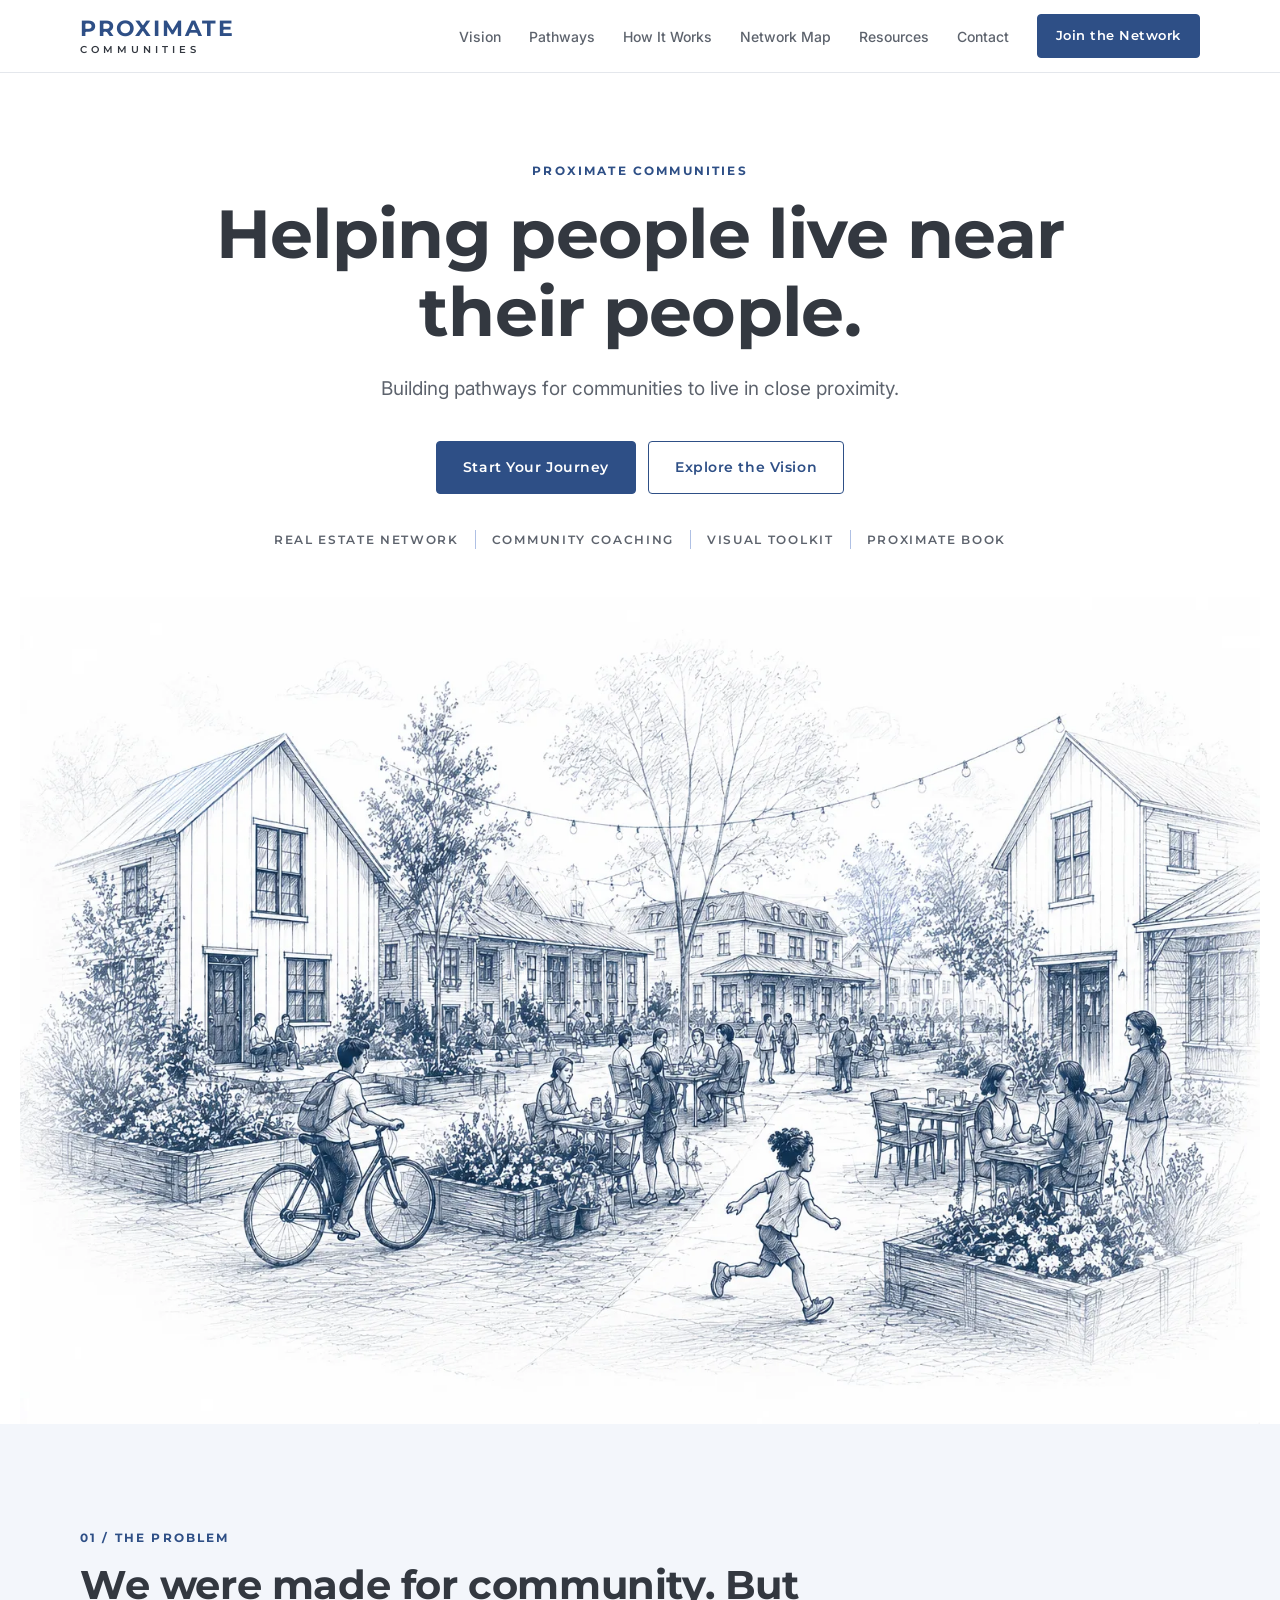
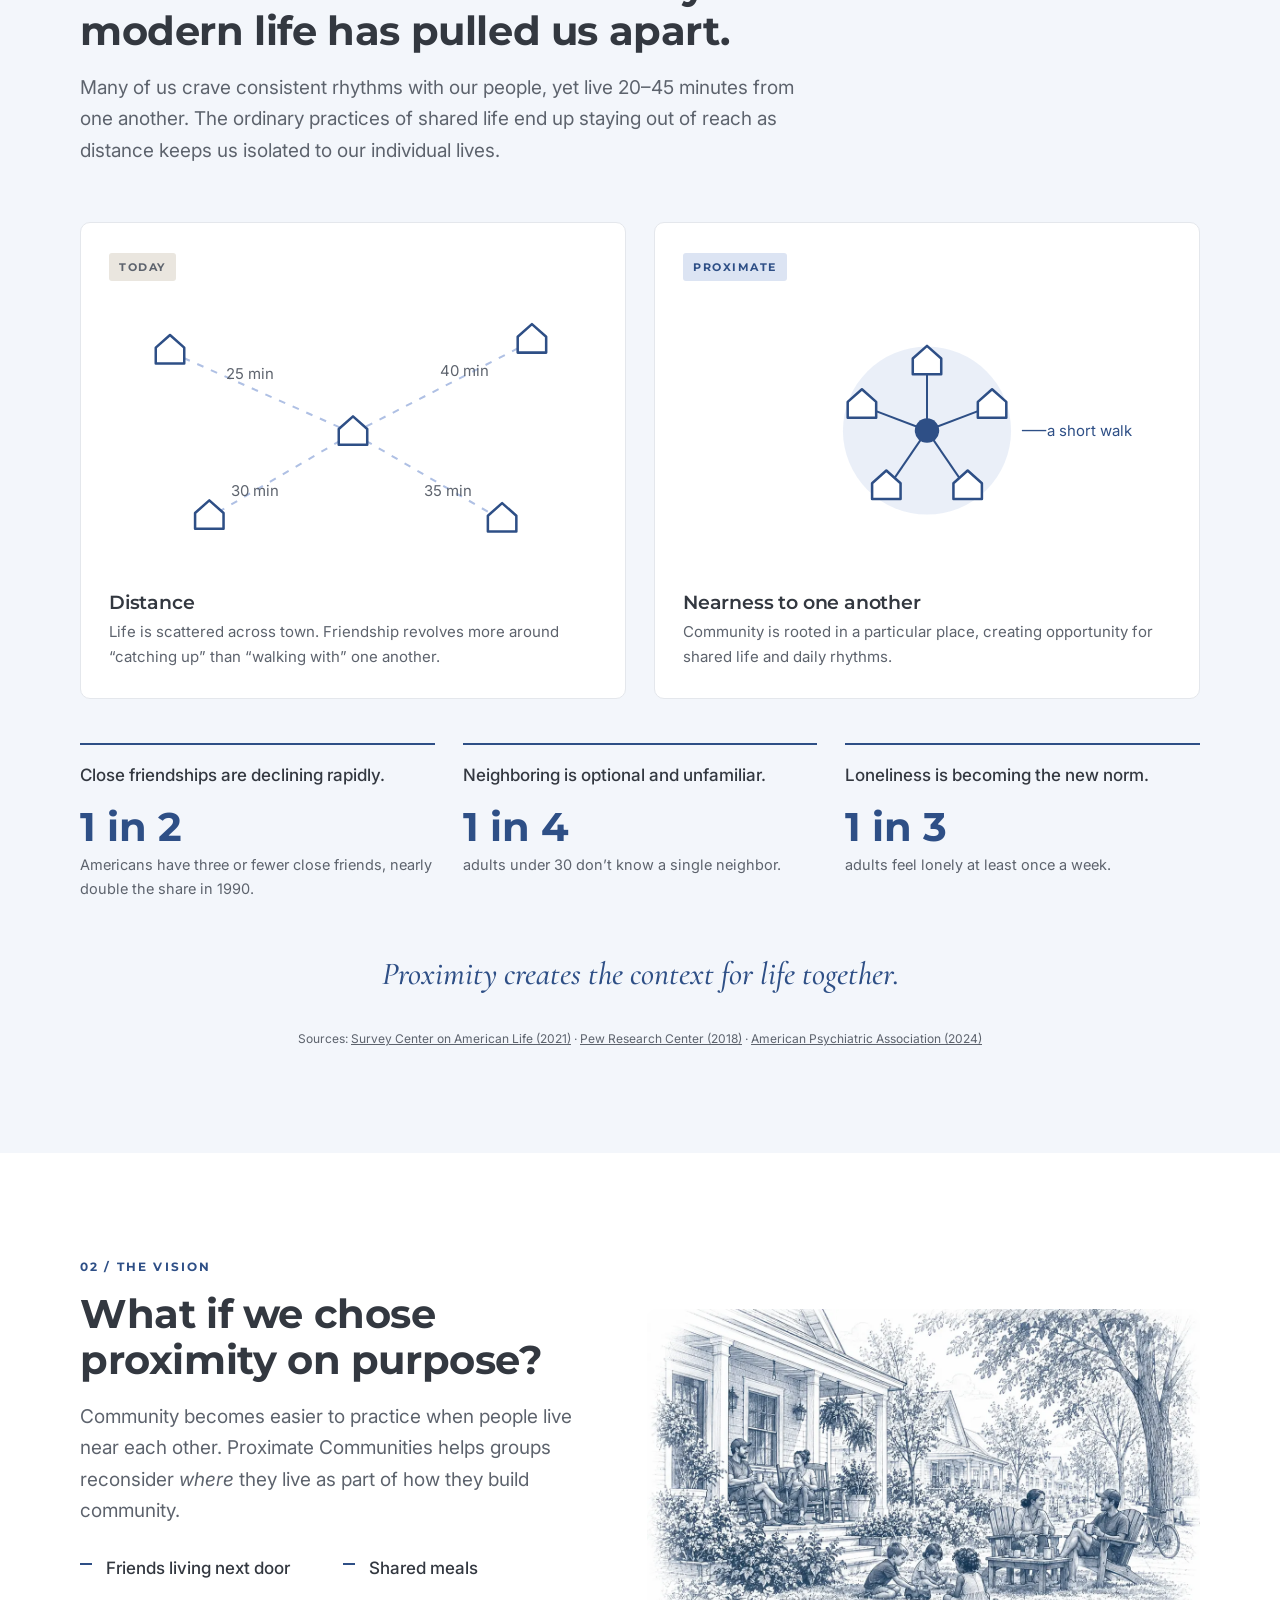
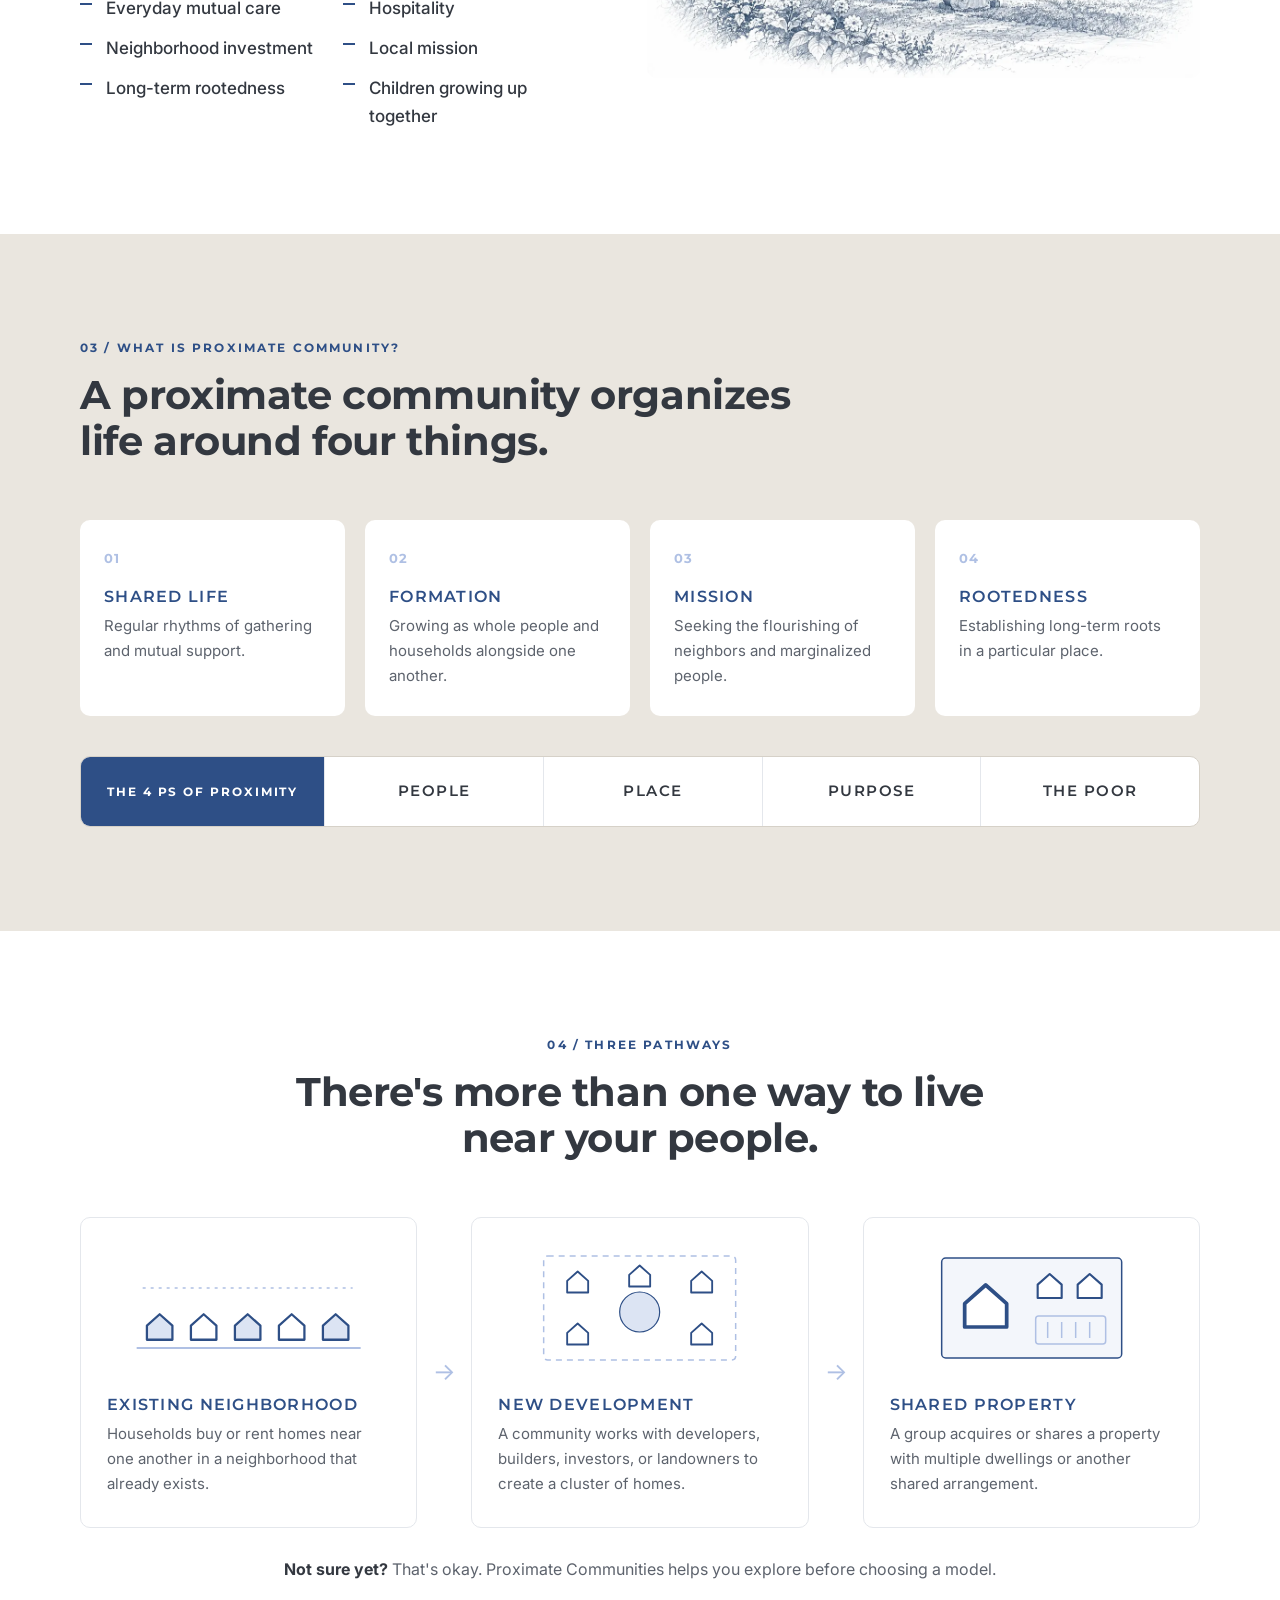
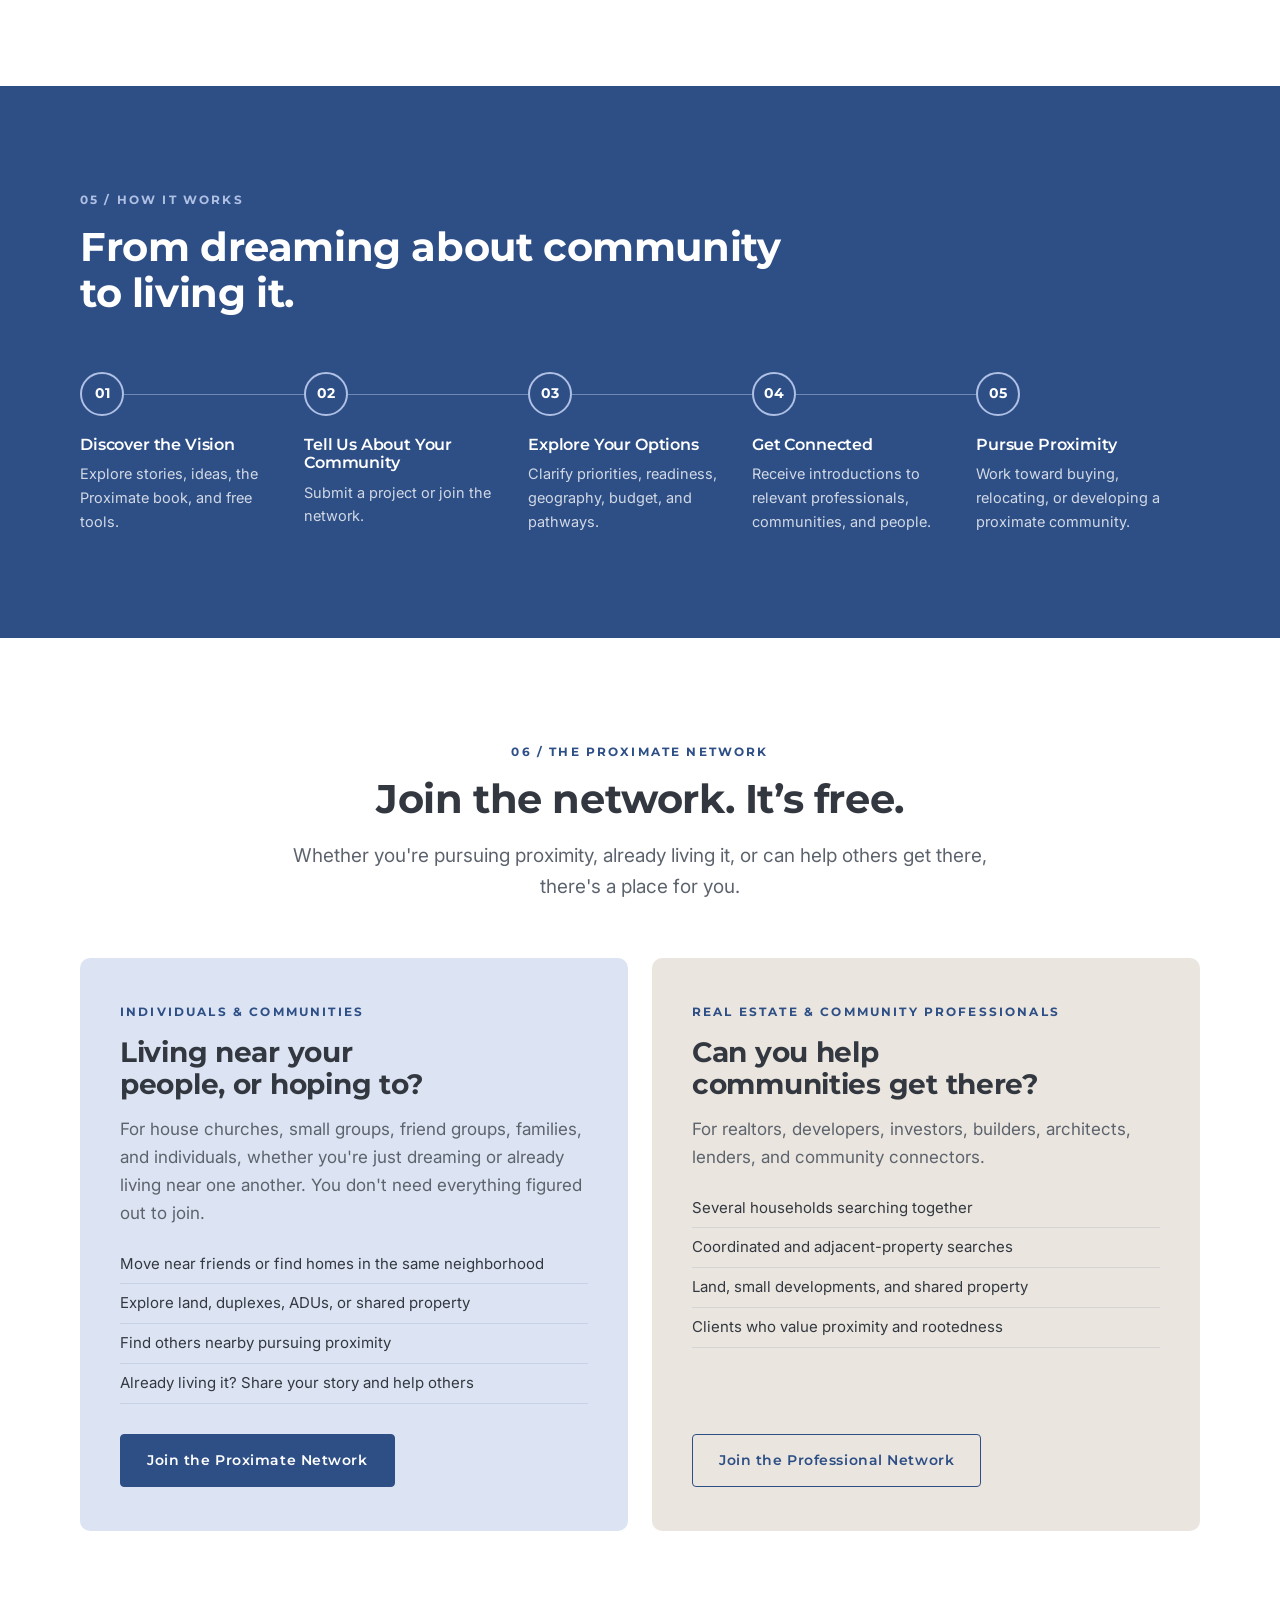
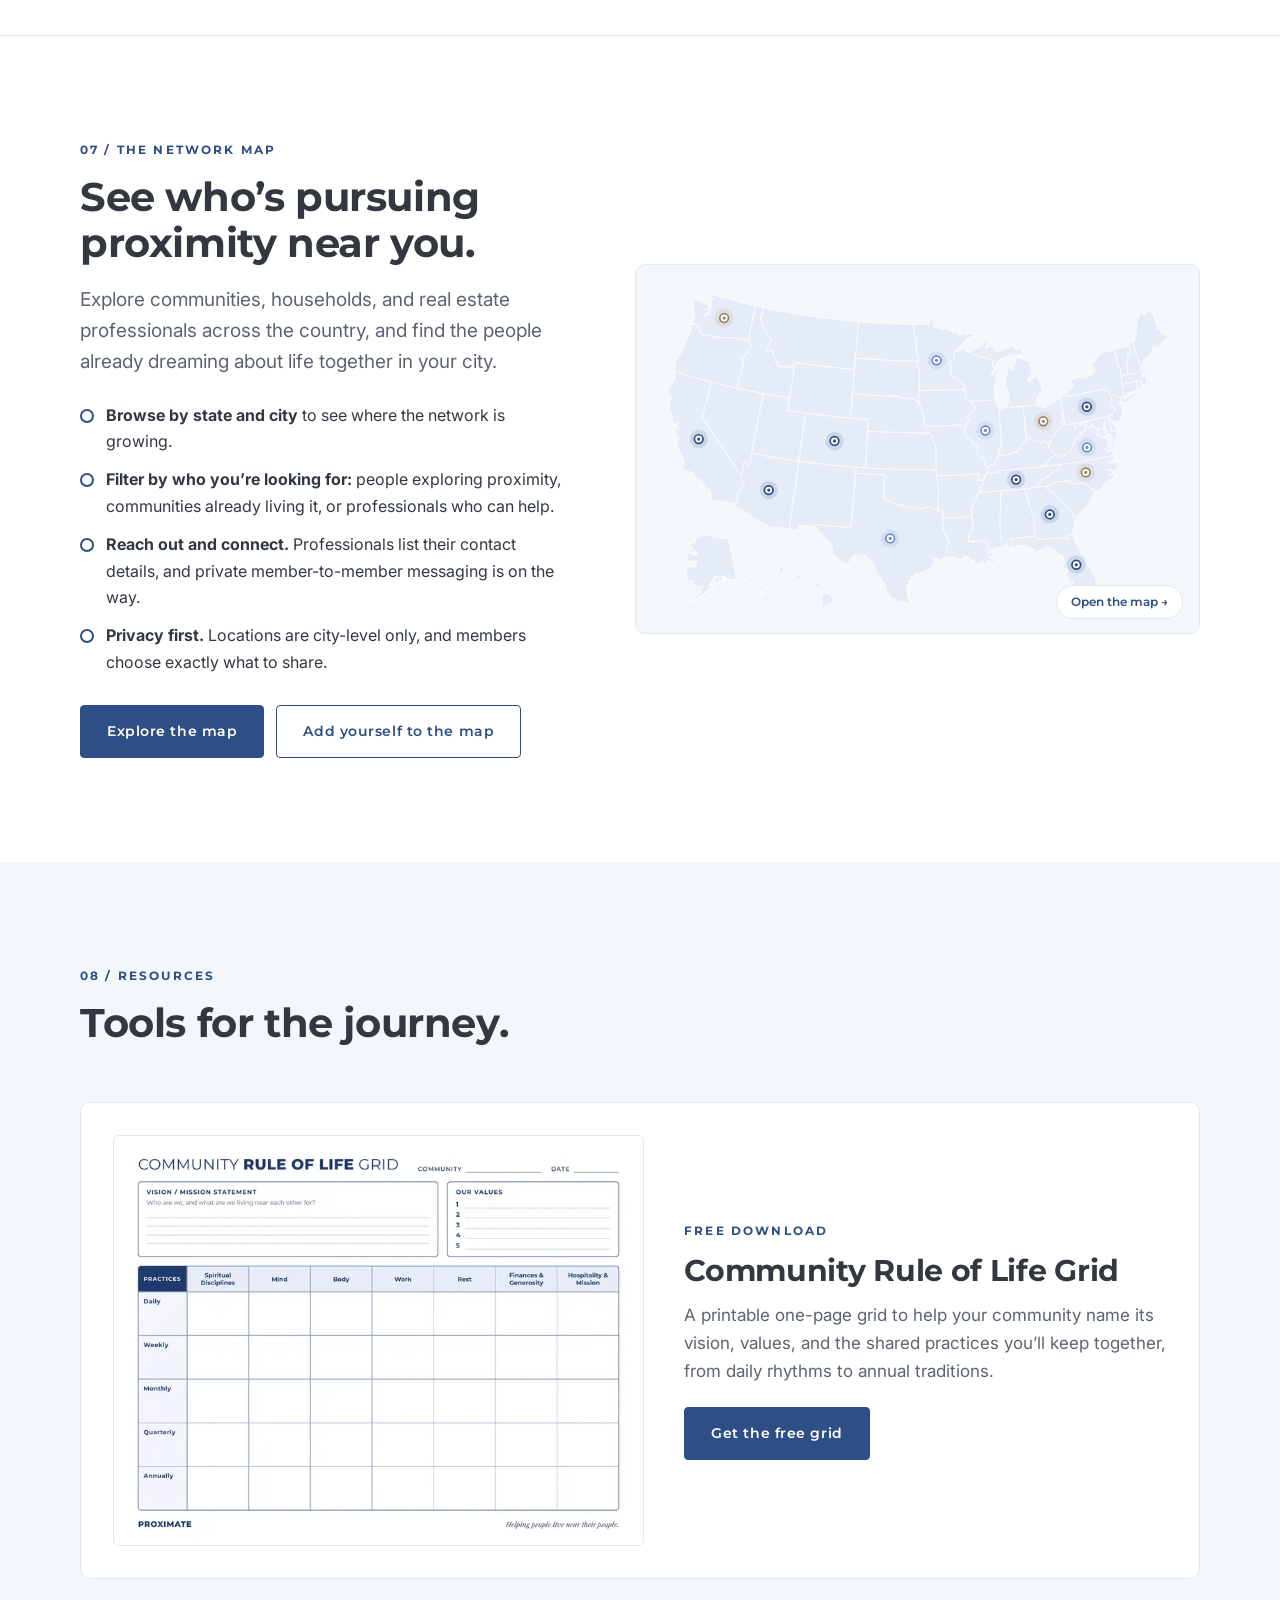
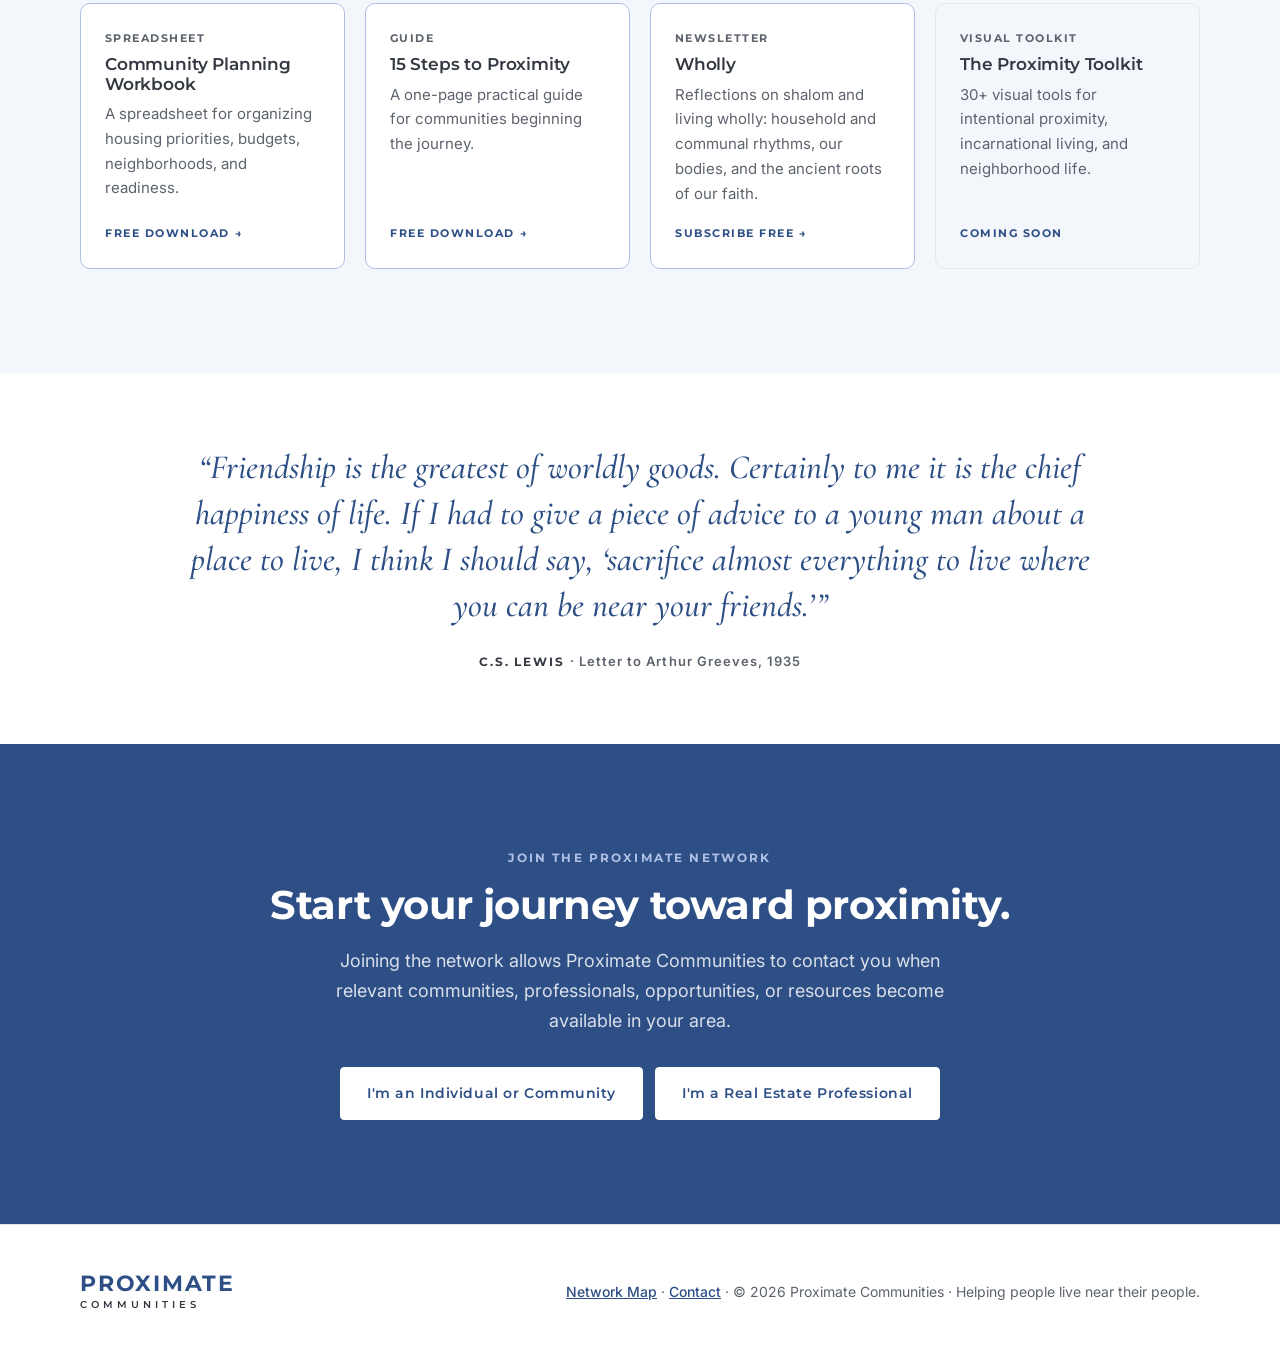
<file: index.html>
<!DOCTYPE html>
<html lang="en">
<head>
  <meta charset="UTF-8">
  <meta name="viewport" content="width=device-width, initial-scale=1">
  <title>Proximate Communities | Helping people live near their people</title>
  <meta name="description" content="Proximate Communities helps friends, families, and existing communities move from wanting deeper community to actually living near one another.">

  <!-- Fonts (free, from Google) -->
  <link rel="icon" href="/favicon.ico" sizes="48x48">
  <link rel="icon" href="/favicon.svg" type="image/svg+xml">
  <link rel="apple-touch-icon" href="/apple-touch-icon.png">
  <link rel="manifest" href="/site.webmanifest">
  <meta name="theme-color" content="#2E4F86">
  <link rel="preconnect" href="https://fonts.googleapis.com">
  <link rel="preconnect" href="https://fonts.gstatic.com" crossorigin>
  <link href="https://fonts.googleapis.com/css2?family=Cormorant+Garamond:ital,wght@1,500&family=Inter:wght@400;500;600&family=Montserrat:wght@600;700&display=swap" rel="stylesheet">

  <!-- Shared site styles -->
  <link rel="stylesheet" href="styles.css">
</head>

<body>

  <!-- Reusable house icon used in the diagrams below (not visible on its own) -->
  <svg width="0" height="0" style="position:absolute" aria-hidden="true">
    <symbol id="house" viewBox="0 0 24 24">
      <path d="M3 11 L12 3 L21 11 V21 H3 Z" stroke-linejoin="round"/>
    </symbol>
  </svg>

  <!-- ================= HEADER / MENU ================= -->
  <header class="site-header">
    <div class="wrap nav">
      <a href="#" class="wordmark" aria-label="Proximate Communities home">
        <span class="main">PROXIMATE</span>
        <span class="sub">COMMUNITIES</span>
      </a>
      <ul class="nav-links">
        <li class="hide-md"><a href="#vision">Vision</a></li>
        <li class="hide-md"><a href="#pathways">Pathways</a></li>
        <li class="hide-md"><a href="#how">How It Works</a></li>
        <li class="hide-md"><a href="map.html">Network Map</a></li>
        <li class="hide-md"><a href="#resources">Resources</a></li>
        <li class="hide-md"><a href="contact.html">Contact</a></li>
        <li><a href="join.html" class="btn btn-primary">Join the Network</a></li>
      </ul>
    </div>
  </header>

  <main>

    <!-- ================= HERO ================= -->
    <section class="hero">
      <div class="wrap">
        <span class="label">Proximate Communities</span>
        <h1>Helping people live near their people.</h1>
        <p class="lead">Building pathways for communities to live in close proximity.</p>
        <div class="actions">
          <a href="join.html" class="btn btn-primary">Start Your Journey</a>
          <a href="#vision" class="btn btn-outline">Explore the Vision</a>
        </div>
        <div class="service-line">
          <span>Real Estate Network</span>
          <span>Community Coaching</span>
          <span>Visual Toolkit</span>
          <span>Proximate Book</span>
        </div>
      </div>
      <div class="hero-art">
        <img src="images/neighborhood-soft.webp" width="1536" height="1024"
             alt="Sketch of a walkable neighborhood where neighbors share tables, gardens, and a courtyard strung with lights">
      </div>
    </section>

    <!-- ================= THE PROBLEM ================= -->
    <section class="section bg-pale" id="problem">
      <div class="wrap">
        <div class="section-head">
          <span class="label">01 / The Problem</span>
          <h2>We were made for community. But modern life has pulled us apart.</h2>
          <p class="lead">Many of us crave consistent rhythms with our people, yet live 20–45 minutes from one another. The ordinary practices of shared life end up staying out of reach as distance keeps us isolated to our individual lives.</p>
        </div>

        <div class="compare">
          <!-- Diagram: scattered -->
          <div class="compare-card">
            <span class="tag tag-grey">Today</span>
            <svg viewBox="0 0 360 200" role="img" aria-label="Five households spread far apart, connected by long dashed lines labeled 25 and 40 minutes">
              <g stroke="#AFC0E4" stroke-width="1.5" stroke-dasharray="5 6" fill="none">
                <line x1="45" y1="42" x2="180" y2="102"/>
                <line x1="180" y1="102" x2="312" y2="34"/>
                <line x1="180" y1="102" x2="74" y2="164"/>
                <line x1="180" y1="102" x2="290" y2="166"/>
              </g>
              <g font-family="Inter, sans-serif" font-size="11" fill="#5d636d" text-anchor="middle">
                <text x="104" y="62">25 min</text>
                <text x="262" y="60">40 min</text>
                <text x="108" y="148">30 min</text>
                <text x="250" y="148">35 min</text>
              </g>
              <g fill="#ffffff" stroke="#2E4F86" stroke-width="1.6">
                <use href="#house" x="31" y="26" width="28" height="28"/>
                <use href="#house" x="298" y="18" width="28" height="28"/>
                <use href="#house" x="166" y="86" width="28" height="28"/>
                <use href="#house" x="60" y="148" width="28" height="28"/>
                <use href="#house" x="276" y="150" width="28" height="28"/>
              </g>
            </svg>
            <h3>Distance</h3>
            <p>Life is scattered across town. Friendship revolves more around &ldquo;catching up&rdquo; than &ldquo;walking with&rdquo; one another.</p>
          </div>

          <!-- Diagram: proximate -->
          <div class="compare-card">
            <span class="tag tag-blue">Proximate</span>
            <svg viewBox="0 0 360 200" role="img" aria-label="Five households clustered around a shared table, a short walk apart">
              <circle cx="180" cy="100" r="62" fill="#DCE4F3" opacity="0.6"/>
              <g stroke="#2E4F86" stroke-width="1.5" fill="none">
                <line x1="180" y1="100" x2="180" y2="56"/>
                <line x1="180" y1="100" x2="222" y2="84"/>
                <line x1="180" y1="100" x2="206" y2="138"/>
                <line x1="180" y1="100" x2="154" y2="138"/>
                <line x1="180" y1="100" x2="138" y2="84"/>
              </g>
              <circle cx="180" cy="100" r="9" fill="#2E4F86"/>
              <g fill="#ffffff" stroke="#2E4F86" stroke-width="1.6">
                <use href="#house" x="166" y="34" width="28" height="28"/>
                <use href="#house" x="214" y="66" width="28" height="28"/>
                <use href="#house" x="196" y="126" width="28" height="28"/>
                <use href="#house" x="136" y="126" width="28" height="28"/>
                <use href="#house" x="118" y="66" width="28" height="28"/>
              </g>
              <text x="300" y="104" font-family="Inter, sans-serif" font-size="11" fill="#2E4F86" text-anchor="middle">a short walk</text>
              <line x1="250" y1="100" x2="268" y2="100" stroke="#2E4F86" stroke-width="1"/>
            </svg>
            <h3>Nearness to one another</h3>
            <p>Community is rooted in a particular place, creating opportunity for shared life and daily rhythms.</p>
          </div>
        </div>

        <div class="points">
          <div class="point">
            <p>Close friendships are declining rapidly.</p>
            <span class="stat">1&nbsp;in&nbsp;2</span>
            <span class="stat-note">Americans have three or fewer close friends, nearly double the share in 1990.</span>
          </div>
          <div class="point">
            <p>Neighboring is optional and unfamiliar.</p>
            <span class="stat">1&nbsp;in&nbsp;4</span>
            <span class="stat-note">adults under 30 don&rsquo;t know a single neighbor.</span>
          </div>
          <div class="point">
            <p>Loneliness is becoming the new norm.</p>
            <span class="stat">1&nbsp;in&nbsp;3</span>
            <span class="stat-note">adults feel lonely at least once a week.</span>
          </div>
        </div>
        <p class="turn">Proximity creates the context for life together.</p>
        <p class="sources">Sources:
          <a href="https://www.americansurveycenter.org/research/the-state-of-american-friendship-change-challenges-and-loss/" target="_blank" rel="noopener">Survey Center on American Life (2021)</a> ·
          <a href="https://www.pewresearch.org/short-reads/2019/08/15/facts-about-neighbors-in-u-s/" target="_blank" rel="noopener">Pew Research Center (2018)</a> ·
          <a href="https://www.psychiatry.org/news-room/news-releases/new-apa-poll-one-in-three-americans-feels-lonely-e" target="_blank" rel="noopener">American Psychiatric Association (2024)</a>
        </p>
      </div>
    </section>

    <!-- ================= THE VISION ================= -->
    <section class="section" id="vision">
      <div class="wrap split">
        <div>
          <span class="label">02 / The Vision</span>
          <h2>What if we chose proximity on purpose?</h2>
          <p class="lead" style="margin-top:18px">Community becomes easier to practice when people live near each other. Proximate Communities helps groups reconsider <em>where</em> they live as part of how they build community.</p>
          <ul class="checklist">
            <li>Friends living next door</li>
            <li>Shared meals</li>
            <li>Everyday mutual care</li>
            <li>Hospitality</li>
            <li>Neighborhood investment</li>
            <li>Local mission</li>
            <li>Long-term rootedness</li>
            <li>Children growing up together</li>
          </ul>
        </div>
        <img src="images/porch-neighbors.webp" width="1200" height="800" loading="lazy"
             alt="Sketch of neighbors sharing coffee on a front porch and in the yard while their children play together">
      </div>
    </section>

    <!-- ================= WHAT IS PROXIMATE COMMUNITY ================= -->
    <section class="section bg-stone" id="what">
      <div class="wrap">
        <div class="section-head">
          <span class="label">03 / What Is Proximate Community?</span>
          <h2>A proximate community organizes life around four things.</h2>
        </div>
        <div class="grid-4">
          <div class="mark-card"><span class="num">01</span><h3>Shared Life</h3><p>Regular rhythms of gathering and mutual support.</p></div>
          <div class="mark-card"><span class="num">02</span><h3>Formation</h3><p>Growing as whole people and households alongside one another.</p></div>
          <div class="mark-card"><span class="num">03</span><h3>Mission</h3><p>Seeking the flourishing of neighbors and marginalized people.</p></div>
          <div class="mark-card"><span class="num">04</span><h3>Rootedness</h3><p>Establishing long-term roots in a particular place.</p></div>
        </div>
        <div class="four-ps">
          <div class="title">The 4 Ps of Proximity</div>
          <div class="p">People</div>
          <div class="p">Place</div>
          <div class="p">Purpose</div>
          <div class="p">The Poor</div>
        </div>
      </div>
    </section>

    <!-- ================= THREE PATHWAYS ================= -->
    <section class="section" id="pathways">
      <div class="wrap">
        <div class="section-head center">
          <span class="label">04 / Three Pathways</span>
          <h2>There's more than one way to live near your people.</h2>
        </div>

        <div class="pathways">
          <!-- Existing neighborhood -->
          <div class="pathway">
            <svg viewBox="0 0 240 120" role="img" aria-label="A street of homes with three households living a few doors apart">
              <line x1="8" y1="100" x2="232" y2="100" stroke="#AFC0E4" stroke-width="2"/>
              <g stroke="#2E4F86" stroke-width="1.6">
                <use href="#house" x="14" y="62" width="34" height="34" fill="#DCE4F3"/>
                <use href="#house" x="58" y="62" width="34" height="34" fill="#ffffff"/>
                <use href="#house" x="102" y="62" width="34" height="34" fill="#DCE4F3"/>
                <use href="#house" x="146" y="62" width="34" height="34" fill="#ffffff"/>
                <use href="#house" x="190" y="62" width="34" height="34" fill="#DCE4F3"/>
              </g>
              <g stroke="#AFC0E4" stroke-width="1.5"><line x1="14" y1="40" x2="224" y2="40" stroke-dasharray="3 5"/></g>
            </svg>
            <h3>Existing Neighborhood</h3>
            <p>Households buy or rent homes near one another in a neighborhood that already exists.</p>
          </div>

          <div class="arrow" aria-hidden="true">→</div>

          <!-- New development -->
          <div class="pathway">
            <svg viewBox="0 0 240 120" role="img" aria-label="A cluster of new homes arranged around a shared green inside a site boundary">
              <rect x="24" y="8" width="192" height="104" rx="4" fill="none" stroke="#AFC0E4" stroke-width="1.5" stroke-dasharray="6 5"/>
              <circle cx="120" cy="64" r="20" fill="#DCE4F3" stroke="#2E4F86" stroke-width="1.2"/>
              <g fill="#ffffff" stroke="#2E4F86" stroke-width="1.6">
                <use href="#house" x="44" y="20" width="28" height="28"/>
                <use href="#house" x="106" y="14" width="28" height="28"/>
                <use href="#house" x="168" y="20" width="28" height="28"/>
                <use href="#house" x="44" y="72" width="28" height="28"/>
                <use href="#house" x="168" y="72" width="28" height="28"/>
              </g>
            </svg>
            <h3>New Development</h3>
            <p>A community works with developers, builders, investors, or landowners to create a cluster of homes.</p>
          </div>

          <div class="arrow" aria-hidden="true">→</div>

          <!-- Shared property -->
          <div class="pathway">
            <svg viewBox="0 0 240 120" role="img" aria-label="One shared lot with a main house, two smaller dwellings, and a garden">
              <rect x="30" y="10" width="180" height="100" rx="4" fill="#F3F6FB" stroke="#2E4F86" stroke-width="1.5"/>
              <g stroke="#2E4F86" stroke-width="1.6" fill="#ffffff">
                <use href="#house" x="46" y="30" width="56" height="56"/>
                <use href="#house" x="122" y="22" width="32" height="32"/>
                <use href="#house" x="162" y="22" width="32" height="32"/>
              </g>
              <g stroke="#AFC0E4" stroke-width="1.5" fill="none">
                <rect x="124" y="68" width="70" height="28" rx="3"/>
                <line x1="136" y1="74" x2="136" y2="90"/><line x1="150" y1="74" x2="150" y2="90"/>
                <line x1="164" y1="74" x2="164" y2="90"/><line x1="178" y1="74" x2="178" y2="90"/>
              </g>
            </svg>
            <h3>Shared Property</h3>
            <p>A group acquires or shares a property with multiple dwellings or another shared arrangement.</p>
          </div>
        </div>

        <p class="not-sure"><strong>Not sure yet?</strong> That's okay. Proximate Communities helps you explore before choosing a model.</p>
      </div>
    </section>

    <!-- ================= HOW IT WORKS ================= -->
    <section class="section bg-navy" id="how">
      <div class="wrap">
        <div class="section-head">
          <span class="label">05 / How It Works</span>
          <h2>From dreaming about community to living it.</h2>
        </div>
        <div class="steps">
          <div class="step"><div class="dot">01</div><h3>Discover the Vision</h3><p>Explore stories, ideas, the Proximate book, and free tools.</p></div>
          <div class="step"><div class="dot">02</div><h3>Tell Us About Your Community</h3><p>Submit a project or join the network.</p></div>
          <div class="step"><div class="dot">03</div><h3>Explore Your Options</h3><p>Clarify priorities, readiness, geography, budget, and pathways.</p></div>
          <div class="step"><div class="dot">04</div><h3>Get Connected</h3><p>Receive introductions to relevant professionals, communities, and people.</p></div>
          <div class="step"><div class="dot">05</div><h3>Pursue Proximity</h3><p>Work toward buying, relocating, or developing a proximate community.</p></div>
        </div>
      </div>
    </section>

    <!-- ================= NETWORK ================= -->
    <section class="section" id="network">
      <div class="wrap">
        <div class="section-head center">
          <span class="label">06 / The Proximate Network</span>
          <h2>Join the network. It&rsquo;s free.</h2>
          <p class="lead">Whether you're pursuing proximity, already living it, or can help others get there, there's a place for you.</p>
        </div>
        <div class="network">
          <div class="network-card communities">
            <span class="label">Individuals &amp; Communities</span>
            <h3>Living near your people, or hoping to?</h3>
            <p>For house churches, small groups, friend groups, families, and individuals, whether you're just dreaming or already living near one another. You don't need everything figured out to join.</p>
            <ul>
              <li>Move near friends or find homes in the same neighborhood</li>
              <li>Explore land, duplexes, ADUs, or shared property</li>
              <li>Find others nearby pursuing proximity</li>
              <li>Already living it? Share your story and help others</li>
            </ul>
            <a href="join.html?type=community" class="btn btn-primary">Join the Proximate Network</a>
          </div>
          <div class="network-card pros">
            <span class="label">Real Estate &amp; Community Professionals</span>
            <h3>Can you help communities get there?</h3>
            <p>For realtors, developers, investors, builders, architects, lenders, and community connectors.</p>
            <ul>
              <li>Several households searching together</li>
              <li>Coordinated and adjacent-property searches</li>
              <li>Land, small developments, and shared property</li>
              <li>Clients who value proximity and rootedness</li>
            </ul>
            <a href="join.html?type=professional" class="btn btn-outline">Join the Professional Network</a>
          </div>
        </div>
      </div>
    </section>

    <!-- ================= NETWORK MAP (promo) ================= -->
    <section class="section map-promo" id="map">
      <div class="wrap split map-split">
        <div>
          <span class="label">07 / The Network Map</span>
          <h2>See who&rsquo;s pursuing proximity near you.</h2>
          <p class="lead" style="margin-top:18px">Explore communities, households, and real estate professionals across the country, and find the people already dreaming about life together in your city.</p>
          <ul class="map-features">
            <li><strong>Browse by state and city</strong> to see where the network is growing.</li>
            <li><strong>Filter by who you&rsquo;re looking for:</strong> people exploring proximity, communities already living it, or professionals who can help.</li>
            <li><strong>Reach out and connect.</strong> Professionals list their contact details, and private member-to-member messaging is on the way.</li>
            <li><strong>Privacy first.</strong> Locations are city-level only, and members choose exactly what to share.</li>
          </ul>
          <div class="actions map-actions">
            <a href="map.html" class="btn btn-primary">Explore the map</a>
            <a href="join.html" class="btn btn-outline">Add yourself to the map</a>
          </div>
        </div>
        <a href="map.html" class="map-illustration" aria-label="Open the Network Map">
          <img src="images/network-map-illustration.svg" width="960" height="600" loading="lazy" alt="Illustrated map of the United States with network pins">
          <span class="map-chip">Open the map &rarr;</span>
        </a>
      </div>
    </section>

    <!-- ================= RESOURCES ================= -->
    <section class="section bg-pale" id="resources">
      <div class="wrap">
        <div class="section-head">
          <span class="label">08 / Resources</span>
          <h2>Tools for the journey.</h2>
        </div>
        <div class="feature-resource">
          <a href="rule-of-life.html" aria-label="Get the Community Rule of Life Grid" data-gate="rule-of-life-grid" data-gate-name="Community Rule of Life Grid">
            <img src="images/rule-of-life-preview.webp" width="760" height="587" loading="lazy"
                 alt="Preview of the Community Rule of Life Grid">
          </a>
          <div>
            <span class="label">Free download</span>
            <h3>Community Rule of Life Grid</h3>
            <p>A printable one-page grid to help your community name its vision, values, and the shared practices you&rsquo;ll keep together, from daily rhythms to annual traditions.</p>
            <a href="rule-of-life.html" class="btn btn-primary" data-gate="rule-of-life-grid" data-gate-name="Community Rule of Life Grid">Get the free grid</a>
          </div>
        </div>
        <div class="grid-4">
          <a class="resource resource-live" href="planning-workbook.html" data-gate="planning-workbook" data-gate-name="Community Planning Workbook"><span class="res-kicker">Spreadsheet</span><h3>Community Planning Workbook</h3><p>A spreadsheet for organizing housing priorities, budgets, neighborhoods, and readiness.</p><span class="soon">Free download &rarr;</span></a>
          <a class="resource resource-live" href="15-steps.html" data-gate="15-steps" data-gate-name="15 Steps to Proximity"><span class="res-kicker">Guide</span><h3>15 Steps to Proximity</h3><p>A one-page practical guide for communities beginning the journey.</p><span class="soon">Free download &rarr;</span></a>
          <a class="resource resource-live" href="https://livingwholly.substack.com/" target="_blank" rel="noopener" data-substack><span class="res-kicker">Newsletter</span><h3>Wholly</h3><p>Reflections on shalom and living wholly: household and communal rhythms, our bodies, and the ancient roots of our faith.</p><span class="soon">Subscribe free &rarr;</span></a>
          <div class="resource"><span class="res-kicker">Visual toolkit</span><h3>The Proximity Toolkit</h3><p>30+ visual tools for intentional proximity, incarnational living, and neighborhood life.</p><span class="soon">Coming soon</span></div>
        </div>
      </div>
    </section>

    <!-- ================= QUOTE ================= -->
    <section class="section-tight quote">
      <div class="wrap">
        <blockquote>&ldquo;Friendship is the greatest of worldly goods. Certainly to me it is the chief happiness of life. If I had to give a piece of advice to a young man about a place to live, I think I should say, &lsquo;sacrifice almost everything to live where you can be near your friends.&rsquo;&rdquo;</blockquote>
        <p class="quote-cite">C.S. Lewis <span>· Letter to Arthur Greeves, 1935</span></p>
      </div>
    </section>

    <!-- ================= JOIN ================= -->
    <section class="section bg-navy join" id="join">
      <div class="wrap">
        <span class="label">Join the Proximate Network</span>
        <h2>Start your journey toward proximity.</h2>
        <p>Joining the network allows Proximate Communities to contact you when relevant communities, professionals, opportunities, or resources become available in your area.</p>
        <div class="actions">
          <a href="join.html?type=community" class="btn btn-light">I'm an Individual or Community</a>
          <a href="join.html?type=professional" class="btn btn-light">I'm a Real Estate Professional</a>
        </div>
      </div>
    </section>

  </main>

  <!-- ================= DOWNLOAD POP-UP (Resources) ================= -->
  <div class="modal" id="gateModal" hidden>
    <div class="modal-box" role="dialog" aria-modal="true" aria-labelledby="gateTitle">
      <button class="modal-close" type="button" data-gate-close aria-label="Close">&times;</button>
      <form class="gate-form" data-resource="" data-done="gateDone" novalidate>
        <span class="label">Free download</span>
        <h2 id="gateTitle" data-gate-title>Free resource</h2>
        <p class="lm-card-sub">Enter your name and email to download.</p>
        <div class="trap" aria-hidden="true"><label>Leave this empty <input type="text" name="website_url" tabindex="-1" autocomplete="off"></label></div>
        <div class="field-row">
          <label class="field">First name <input type="text" name="first_name" maxlength="100" autocomplete="given-name" required></label>
          <label class="field">Last name <input type="text" name="last_name" maxlength="100" autocomplete="family-name" required></label>
        </div>
        <label class="field">Email <input type="email" name="email" maxlength="254" autocomplete="email" required></label>
        <label class="check"><input type="checkbox" name="wants_updates" checked>
          <span>Subscribe me to <strong>Wholly</strong>, our free newsletter on Substack. <span class="optional">(Unsubscribe anytime.)</span></span>
        </label>
        <p class="form-error" role="alert" hidden></p>
        <button type="submit" class="btn btn-primary lm-btn">Download</button>
        <p class="lm-fine">We'll never share your email.</p>
      </form>
      <div id="gateDone" class="lm-done" hidden>
        <span class="label">Your download is starting</span>
        <h2>Thank you!</h2>
        <p>If it doesn't start automatically, use the button below. The link works for 10 minutes.</p>
        <a class="btn btn-primary download-again" href="#">Download again</a>
        <div class="lm-next">
          <p>Ready to find others pursuing proximity near you?</p>
          <a href="join.html">Join the Proximate Network &rarr;</a>
        </div>
      </div>
    </div>
  </div>

  <!-- ================= WHOLLY NEWSLETTER POP-UP (Substack's official sign-up form) ================= -->
  <div class="modal" id="substackModal" hidden>
    <div class="modal-box" role="dialog" aria-modal="true" aria-labelledby="whollyTitle">
      <button class="modal-close" type="button" data-substack-close aria-label="Close">&times;</button>
      <span class="label">Newsletter</span>
      <h2 id="whollyTitle">Subscribe to Wholly</h2>
      <p class="lm-card-sub">Reflections on shalom and what it means to live completely, fully, wholly. Enter your email below to subscribe for free on Substack.</p>
      <div class="substack-frame">
        <iframe data-src="https://livingwholly.substack.com/embed" title="Subscribe to Wholly on Substack" width="100%" height="150" frameborder="0" scrolling="no"></iframe>
      </div>
      <p class="lm-fine"><a href="https://livingwholly.substack.com/" target="_blank" rel="noopener">Read Wholly on Substack &rarr;</a></p>
    </div>
  </div>

  <!-- ================= FOOTER ================= -->
  <footer class="site-footer">
    <div class="wrap">
      <a href="#" class="wordmark" aria-label="Proximate Communities home">
        <span class="main">PROXIMATE</span>
        <span class="sub">COMMUNITIES</span>
      </a>
      <span><a href="map.html" class="footer-link">Network Map</a> · <a href="contact.html" class="footer-link">Contact</a> · © 2026 Proximate Communities · Helping people live near their people.</span>
    </div>
  </footer>

  <script src="js/lead-magnet.js"></script>
</body>
</html>
</file>
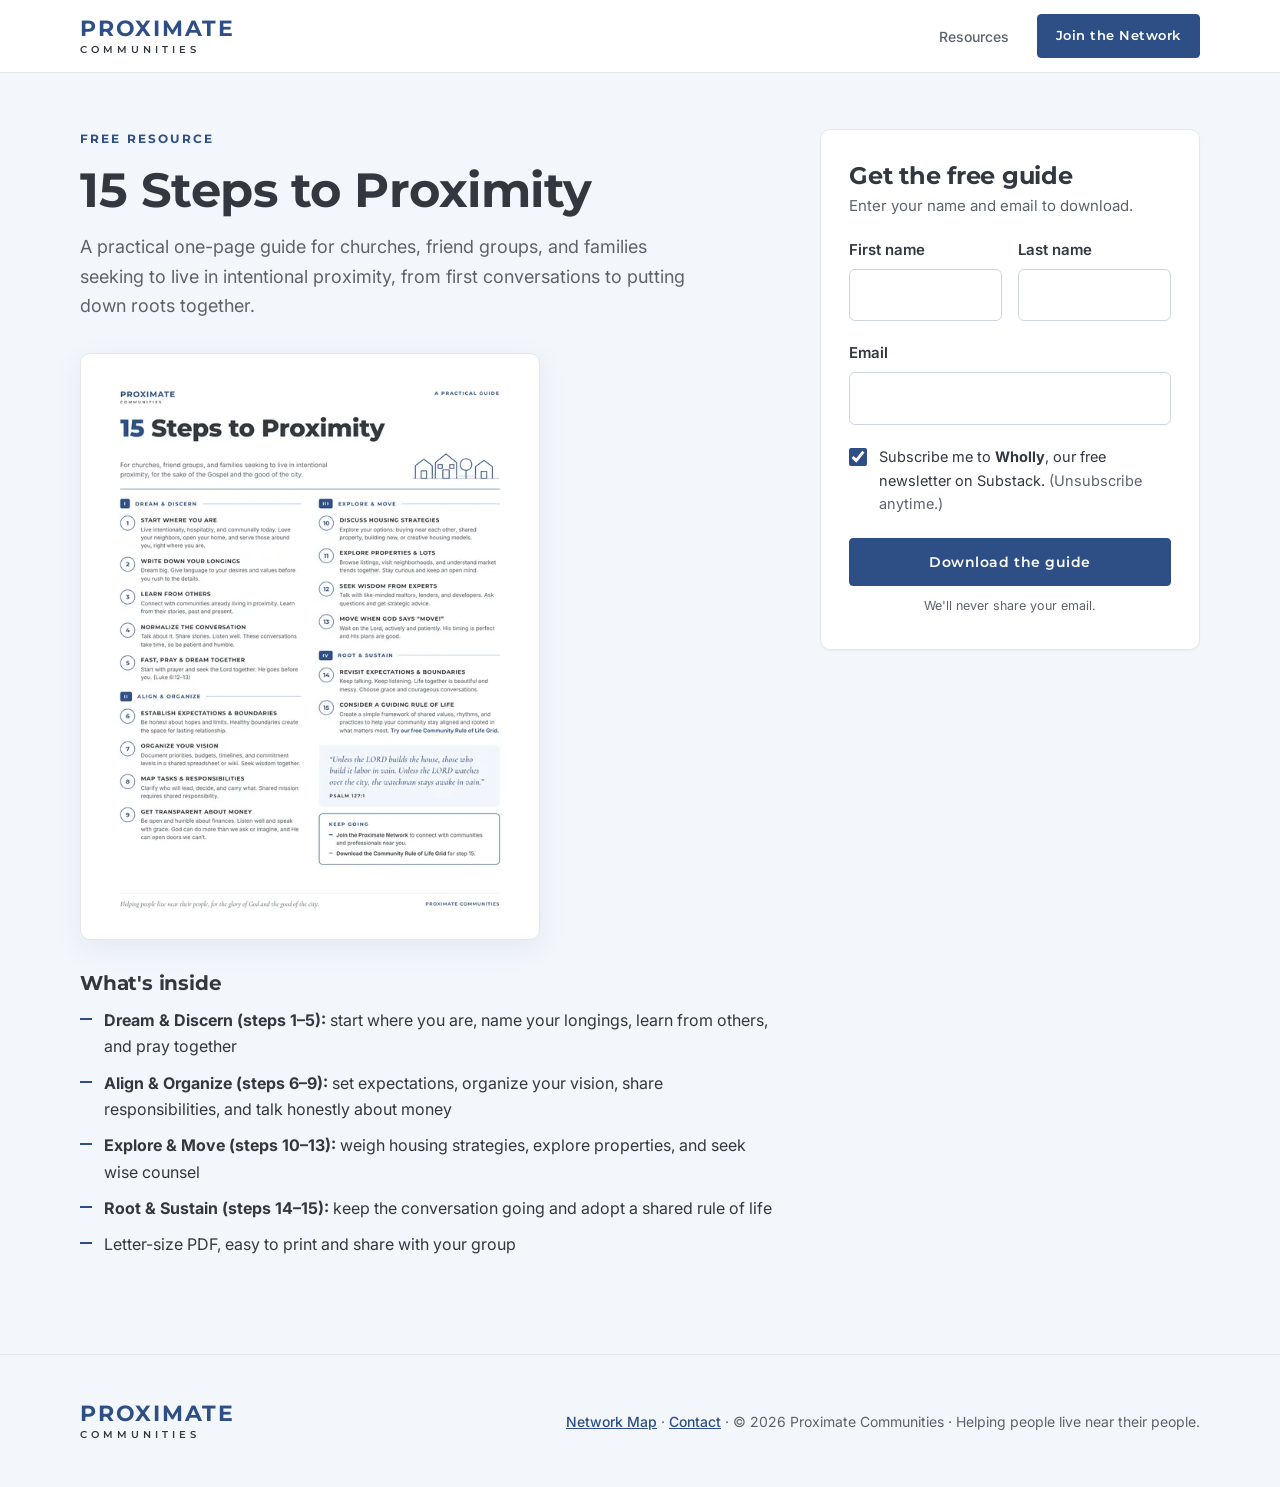
<file: 15-steps.html>
<!DOCTYPE html>
<html lang="en">
<head>
  <meta charset="UTF-8">
  <meta name="viewport" content="width=device-width, initial-scale=1">
  <title>15 Steps to Proximity | Proximate Communities</title>
  <meta name="description" content="A free one-page guide for churches, friend groups, and families moving from wanting community to living near one another.">

  <link rel="icon" href="/favicon.ico" sizes="48x48">
  <link rel="icon" href="/favicon.svg" type="image/svg+xml">
  <link rel="apple-touch-icon" href="/apple-touch-icon.png">
  <link rel="manifest" href="/site.webmanifest">
  <meta name="theme-color" content="#2E4F86">
  <link rel="preconnect" href="https://fonts.googleapis.com">
  <link rel="preconnect" href="https://fonts.gstatic.com" crossorigin>
  <link href="https://fonts.googleapis.com/css2?family=Cormorant+Garamond:ital,wght@1,500&family=Inter:wght@400;500;600&family=Montserrat:wght@600;700&display=swap" rel="stylesheet">
  <link rel="stylesheet" href="styles.css">
</head>

<body class="join-page">

  <header class="site-header">
    <div class="wrap nav">
      <a href="index.html" class="wordmark" aria-label="Proximate Communities home">
        <span class="main">PROXIMATE</span>
        <span class="sub">COMMUNITIES</span>
      </a>
      <ul class="nav-links">
        <li class="hide-md"><a href="index.html#resources">Resources</a></li>
        <li><a href="join.html" class="btn btn-primary">Join the Network</a></li>
      </ul>
    </div>
  </header>

  <main class="wrap lm-layout">
    <section class="lm-info">
      <span class="label">Free resource</span>
      <h1>15 Steps to Proximity</h1>
      <p class="lead">A practical one-page guide for churches, friend groups, and families seeking to live in intentional proximity, from first conversations to putting down roots together.</p>

      <figure class="lm-preview lm-preview-portrait">
        <img src="images/15-steps-preview.webp" width="560" height="725"
             alt="Preview of the 15 Steps to Proximity guide, organized in four phases">
      </figure>

      <h2 class="lm-sub">What's inside</h2>
      <ul class="lm-list">
        <li><strong>Dream &amp; Discern (steps 1&ndash;5):</strong> start where you are, name your longings, learn from others, and pray together</li>
        <li><strong>Align &amp; Organize (steps 6&ndash;9):</strong> set expectations, organize your vision, share responsibilities, and talk honestly about money</li>
        <li><strong>Explore &amp; Move (steps 10&ndash;13):</strong> weigh housing strategies, explore properties, and seek wise counsel</li>
        <li><strong>Root &amp; Sustain (steps 14&ndash;15):</strong> keep the conversation going and adopt a shared rule of life</li>
        <li>Letter-size PDF, easy to print and share with your group</li>
      </ul>
    </section>

    <aside class="form-card lm-card">
      <form class="gate-form" data-resource="15-steps" data-done="lmDone" novalidate>
        <h2>Get the free guide</h2>
        <p class="lm-card-sub">Enter your name and email to download.</p>
        <div class="trap" aria-hidden="true"><label>Leave this empty <input type="text" name="website_url" tabindex="-1" autocomplete="off"></label></div>
        <div class="field-row">
          <label class="field">First name <input type="text" name="first_name" maxlength="100" autocomplete="given-name" required></label>
          <label class="field">Last name <input type="text" name="last_name" maxlength="100" autocomplete="family-name" required></label>
        </div>
        <label class="field">Email <input type="email" name="email" maxlength="254" autocomplete="email" required></label>
        <label class="check"><input type="checkbox" name="wants_updates" checked>
          <span>Subscribe me to <strong>Wholly</strong>, our free newsletter on Substack. <span class="optional">(Unsubscribe anytime.)</span></span>
        </label>
        <p class="form-error" role="alert" hidden></p>
        <button type="submit" class="btn btn-primary lm-btn">Download the guide</button>
        <p class="lm-fine">We'll never share your email.</p>
      </form>

      <div id="lmDone" class="lm-done" hidden>
        <span class="label">Your download is starting</span>
        <h2>Thank you!</h2>
        <p>If it doesn't start automatically, use the button below. The link works for 10 minutes.</p>
        <a class="btn btn-primary download-again" href="#">Download the guide</a>
        <div class="lm-next">
          <p>Ready to find others pursuing proximity near you?</p>
          <a href="join.html">Join the Proximate Network &rarr;</a>
          <p style="margin-top:12px">Planning step 15?</p>
          <a href="rule-of-life.html">Get the Community Rule of Life Grid &rarr;</a>
        </div>
      </div>
    </aside>
  </main>

  <footer class="site-footer">
    <div class="wrap">
      <a href="index.html" class="wordmark" aria-label="Proximate Communities home">
        <span class="main">PROXIMATE</span>
        <span class="sub">COMMUNITIES</span>
      </a>
      <span><a href="map.html" class="footer-link">Network Map</a> · <a href="contact.html" class="footer-link">Contact</a> · © 2026 Proximate Communities · Helping people live near their people.</span>
    </div>
  </footer>

  <script src="js/lead-magnet.js"></script>
</body>
</html>
</file>
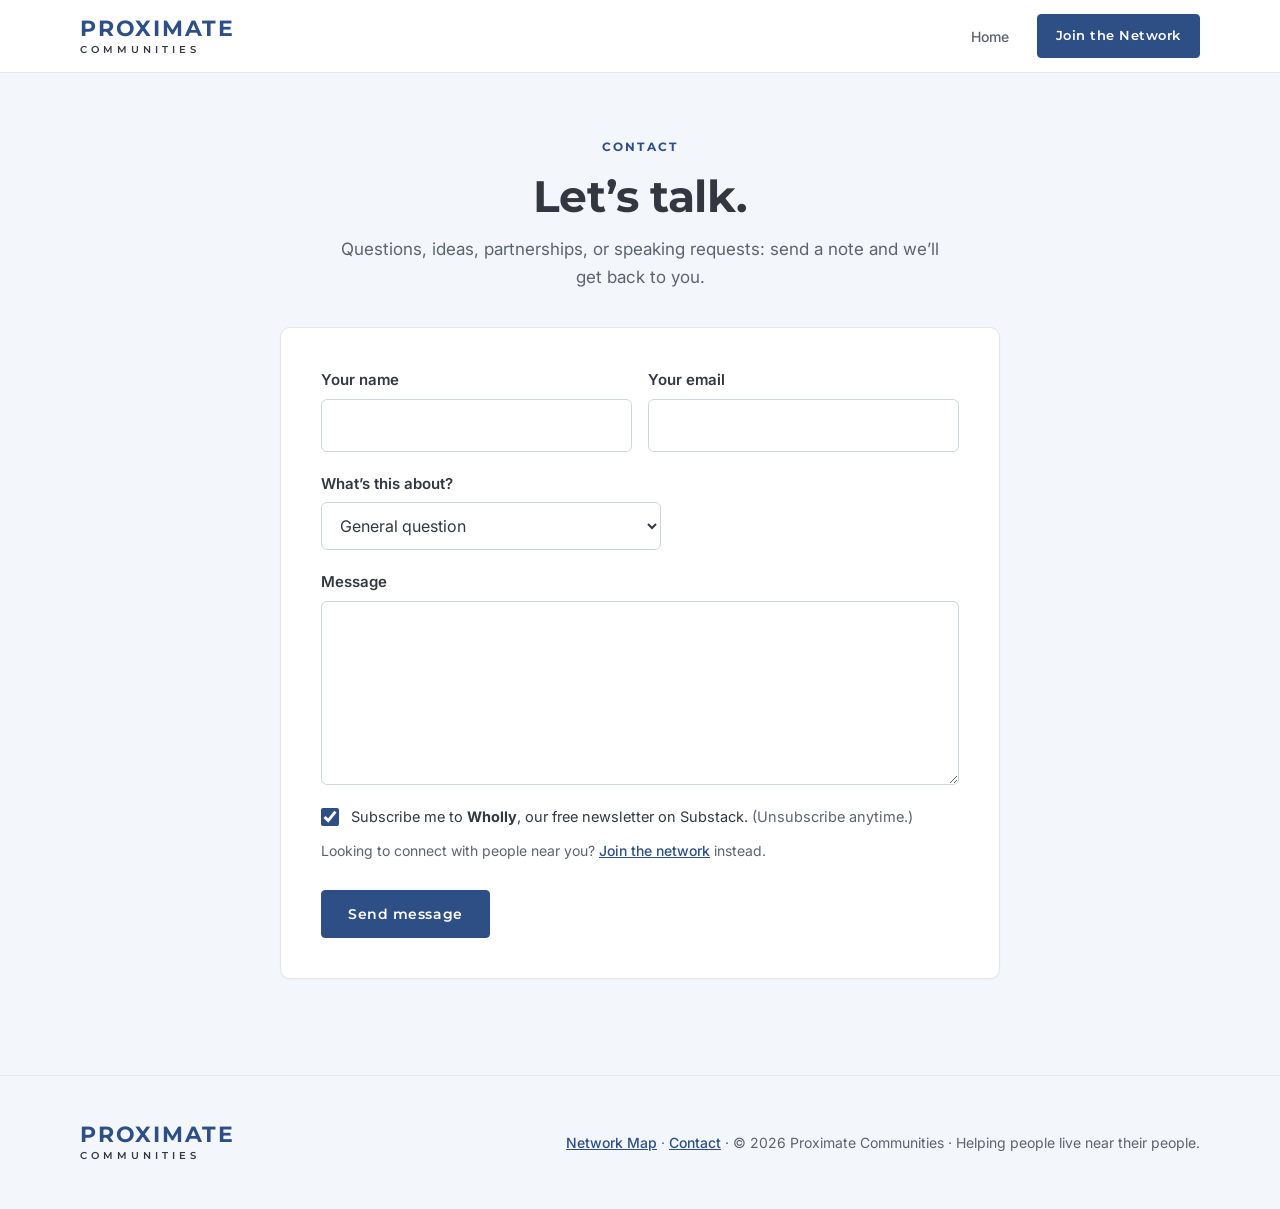
<file: contact.html>
<!DOCTYPE html>
<html lang="en">
<head>
  <meta charset="UTF-8">
  <meta name="viewport" content="width=device-width, initial-scale=1">
  <title>Contact | Proximate Communities</title>
  <meta name="description" content="Get in touch with Proximate Communities.">

  <link rel="icon" href="/favicon.ico" sizes="48x48">
  <link rel="icon" href="/favicon.svg" type="image/svg+xml">
  <link rel="apple-touch-icon" href="/apple-touch-icon.png">
  <link rel="manifest" href="/site.webmanifest">
  <meta name="theme-color" content="#2E4F86">
  <link rel="preconnect" href="https://fonts.googleapis.com">
  <link rel="preconnect" href="https://fonts.gstatic.com" crossorigin>
  <link href="https://fonts.googleapis.com/css2?family=Cormorant+Garamond:ital,wght@1,500&family=Inter:wght@400;500;600&family=Montserrat:wght@600;700&display=swap" rel="stylesheet">
  <link rel="stylesheet" href="styles.css">
</head>

<body class="join-page">

  <header class="site-header">
    <div class="wrap nav">
      <a href="index.html" class="wordmark" aria-label="Proximate Communities home">
        <span class="main">PROXIMATE</span>
        <span class="sub">COMMUNITIES</span>
      </a>
      <ul class="nav-links">
        <li class="hide-md"><a href="index.html">Home</a></li>
        <li><a href="join.html" class="btn btn-primary">Join the Network</a></li>
      </ul>
    </div>
  </header>

  <main class="form-shell">
    <div class="form-intro">
      <span class="label">Contact</span>
      <h1>Let&rsquo;s talk.</h1>
      <p class="lead">Questions, ideas, partnerships, or speaking requests: send a note and we&rsquo;ll get back to you.</p>
    </div>

    <div class="form-card">
      <form id="contactForm" novalidate>
        <div class="trap" aria-hidden="true"><label>Leave this empty <input type="text" name="website_url" tabindex="-1" autocomplete="off"></label></div>

        <div class="field-row">
          <label class="field">Your name <input type="text" name="name" maxlength="100" autocomplete="name" required></label>
          <label class="field">Your email <input type="email" name="email" maxlength="254" autocomplete="email" required></label>
        </div>

        <label class="field narrow">What&rsquo;s this about?
          <select name="topic">
            <option value="general">General question</option>
            <option value="partnership">Partnership</option>
            <option value="speaking">Speaking / workshops</option>
            <option value="media">Media</option>
            <option value="other">Other</option>
          </select>
        </label>

        <label class="field">Message
          <textarea name="message" rows="6" minlength="10" maxlength="4000" required></textarea>
        </label>

        <label class="check"><input type="checkbox" name="subscribe_wholly" checked>
          <span>Subscribe me to <strong>Wholly</strong>, our free newsletter on Substack. <span class="optional">(Unsubscribe anytime.)</span></span>
        </label>

        <p class="form-note">Looking to connect with people near you? <a href="join.html">Join the network</a> instead.</p>

        <p class="form-error" id="formError" role="alert" hidden></p>
        <div class="form-nav">
          <button type="submit" class="btn btn-primary" id="sendBtn">Send message</button>
        </div>
      </form>

      <div class="thanks" id="thanks" hidden>
        <span class="label">Message sent</span>
        <h2>Thank you for reaching out.</h2>
        <p class="lead">We&rsquo;ve received your message and will reply to the email you provided.</p>
        <a href="index.html" class="btn btn-primary">Back to home</a>
      </div>
    </div>
  </main>

  <footer class="site-footer">
    <div class="wrap">
      <a href="index.html" class="wordmark" aria-label="Proximate Communities home">
        <span class="main">PROXIMATE</span>
        <span class="sub">COMMUNITIES</span>
      </a>
      <span><a href="map.html" class="footer-link">Network Map</a> · <a href="contact.html" class="footer-link">Contact</a> · © 2026 Proximate Communities · Helping people live near their people.</span>
    </div>
  </footer>

  <script>
    // Messages go to a server function that saves them and emails Proximate Communities.
    // No personal email address appears anywhere on this page.
    const ENDPOINT = "https://ghcccgnoquhgpdmnipfm.supabase.co/functions/v1/contact";
    const KEY = "eyJhbGciOiJIUzI1NiIsInR5cCI6IkpXVCJ9.eyJpc3MiOiJzdXBhYmFzZSIsInJlZiI6ImdoY2NjZ25vcXVoZ3BkbW5pcGZtIiwicm9sZSI6ImFub24iLCJpYXQiOjE3ODUyODU5NTksImV4cCI6MjEwMDg2MTk1OX0.7uYDAmDo4ltFLwvtIBfCTcUa_pOknaSsn9W1QEJ8-bg";

    const form = document.getElementById("contactForm");
    const btn = document.getElementById("sendBtn");
    const errorBox = document.getElementById("formError");
    const ERRORS = {
      rate_limited: "You've sent several messages today. Please try again tomorrow.",
      invalid_email: "Please check your email address.",
      invalid_message: "Please write a message of at least 10 characters."
    };

    form.addEventListener("submit", async e => {
      e.preventDefault();
      for (const i of form.querySelectorAll("input:not([name=website_url]), textarea, select")) {
        if (!i.checkValidity()) { i.reportValidity(); return; }
      }
      btn.disabled = true; btn.textContent = "Sending…"; errorBox.hidden = true;
      try {
        const res = await fetch(ENDPOINT, {
          method: "POST",
          headers: { "Content-Type": "application/json", "Authorization": "Bearer " + KEY, "apikey": KEY },
          body: JSON.stringify({
            name: form.name.value.trim(),
            email: form.email.value.trim(),
            topic: form.topic.value,
            message: form.message.value.trim(),
            subscribe_wholly: form.subscribe_wholly.checked,
            website_url: form.website_url.value
          })
        });
        const data = await res.json().catch(() => ({}));
        if (!res.ok) throw new Error(data.error || "send_failed");
        form.hidden = true;
        document.getElementById("thanks").hidden = false;
        window.scrollTo({ top: 0, behavior: "smooth" });
      } catch (err) {
        errorBox.textContent = ERRORS[err.message] || "Sorry, your message couldn't be sent. Please try again in a moment.";
        errorBox.hidden = false;
        btn.disabled = false; btn.textContent = "Send message";
      }
    });

    // Contact page links like contact.html?topic=speaking pre-select the topic
    const t = new URLSearchParams(location.search).get("topic");
    if (t && form.topic.querySelector(`option[value="${CSS.escape(t)}"]`)) form.topic.value = t;
  </script>
</body>
</html>
</file>
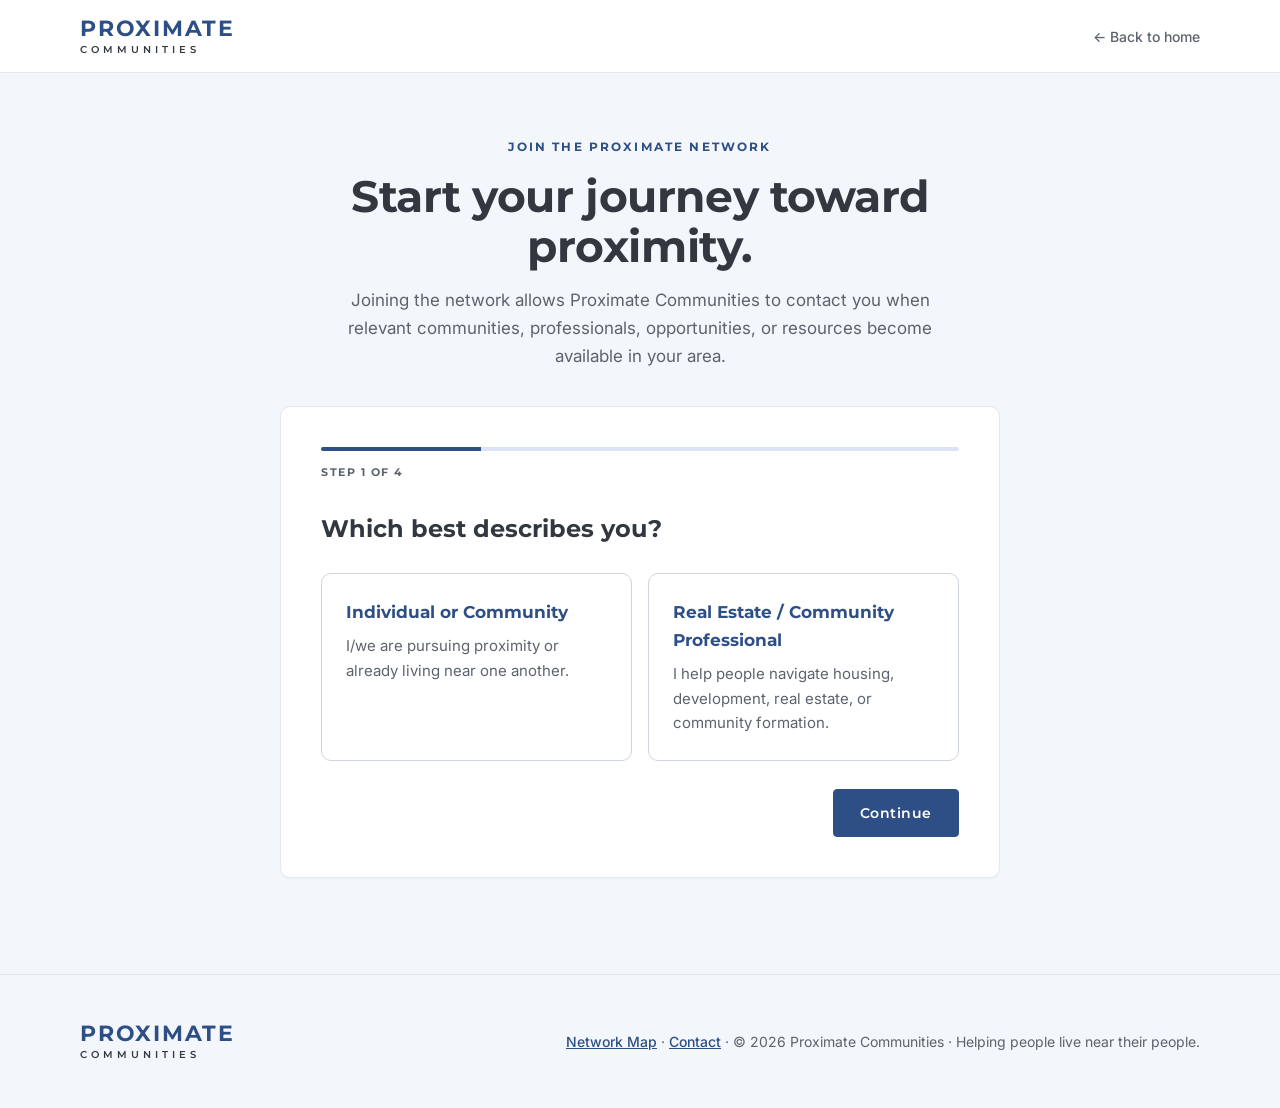
<file: join.html>
<!DOCTYPE html>
<html lang="en">
<head>
  <meta charset="UTF-8">
  <meta name="viewport" content="width=device-width, initial-scale=1">
  <title>Join the Network | Proximate Communities</title>
  <meta name="description" content="Join the Proximate Network as an individual, community, or real estate and community professional.">

  <link rel="icon" href="/favicon.ico" sizes="48x48">
  <link rel="icon" href="/favicon.svg" type="image/svg+xml">
  <link rel="apple-touch-icon" href="/apple-touch-icon.png">
  <link rel="manifest" href="/site.webmanifest">
  <meta name="theme-color" content="#2E4F86">
  <link rel="preconnect" href="https://fonts.googleapis.com">
  <link rel="preconnect" href="https://fonts.gstatic.com" crossorigin>
  <link href="https://fonts.googleapis.com/css2?family=Cormorant+Garamond:ital,wght@1,500&family=Inter:wght@400;500;600&family=Montserrat:wght@600;700&display=swap" rel="stylesheet">
  <link rel="stylesheet" href="styles.css">
</head>

<body class="join-page">

  <!-- ================= HEADER ================= -->
  <header class="site-header">
    <div class="wrap nav">
      <a href="index.html" class="wordmark" aria-label="Proximate Communities home">
        <span class="main">PROXIMATE</span>
        <span class="sub">COMMUNITIES</span>
      </a>
      <ul class="nav-links">
        <li><a href="index.html">← Back to home</a></li>
      </ul>
    </div>
  </header>

  <main class="form-shell">
    <div class="form-intro">
      <span class="label">Join the Proximate Network</span>
      <h1>Start your journey toward proximity.</h1>
      <p class="lead">Joining the network allows Proximate Communities to contact you when relevant communities, professionals, opportunities, or resources become available in your area.</p>
    </div>

    <div class="form-card">
      <!-- Progress bar -->
      <div class="progress" aria-hidden="true"><div class="progress-fill" id="progressFill"></div></div>
      <p class="step-count" id="stepCount">Step 1 of 4</p>

      <form id="joinForm" novalidate>

        <!-- Hidden spam trap: real people never see or fill this -->
        <div class="trap" aria-hidden="true">
          <label>Leave this empty <input type="text" name="company_url" tabindex="-1" autocomplete="off"></label>
        </div>

        <!-- ===== STEP 1: Which best describes you? ===== -->
        <fieldset class="form-step" data-step="choose">
          <legend>Which best describes you?</legend>
          <div class="choice-grid">
            <label class="choice">
              <input type="radio" name="user_type" value="community" required>
              <span class="choice-body">
                <strong>Individual or Community</strong>
                <span>I/we are pursuing proximity or already living near one another.</span>
              </span>
            </label>
            <label class="choice">
              <input type="radio" name="user_type" value="professional" required>
              <span class="choice-body">
                <strong>Real Estate / Community Professional</strong>
                <span>I help people navigate housing, development, real estate, or community formation.</span>
              </span>
            </label>
          </div>
        </fieldset>

        <!-- ===== STEP 2: About you (both paths) ===== -->
        <fieldset class="form-step" data-step="about" hidden>
          <legend>Tell us about you</legend>
          <div class="field-row">
            <label class="field">First name <input type="text" name="first_name" maxlength="100" autocomplete="given-name" required></label>
            <label class="field">Last name <input type="text" name="last_name" maxlength="100" autocomplete="family-name" required></label>
          </div>
          <label class="field">Email <input type="email" name="email" maxlength="254" autocomplete="email" required></label>
          <div class="field-row">
            <label class="field">City <input type="text" name="city" maxlength="100" autocomplete="address-level2" required></label>
            <label class="field">State
              <select name="state" required>
                <option value="">Select…</option>
                <option>AL</option><option>AK</option><option>AZ</option><option>AR</option><option>CA</option><option>CO</option><option>CT</option><option>DE</option><option>DC</option><option>FL</option><option>GA</option><option>HI</option><option>ID</option><option>IL</option><option>IN</option><option>IA</option><option>KS</option><option>KY</option><option>LA</option><option>ME</option><option>MD</option><option>MA</option><option>MI</option><option>MN</option><option>MS</option><option>MO</option><option>MT</option><option>NE</option><option>NV</option><option>NH</option><option>NJ</option><option>NM</option><option>NY</option><option>NC</option><option>ND</option><option>OH</option><option>OK</option><option>OR</option><option>PA</option><option>RI</option><option>SC</option><option>SD</option><option>TN</option><option>TX</option><option>UT</option><option>VT</option><option>VA</option><option>WA</option><option>WV</option><option>WI</option><option>WY</option><option>Outside US</option>
              </select>
            </label>
          </div>
        </fieldset>

        <!-- ===== STEP 3a: Your community (individuals & communities) ===== -->
        <fieldset class="form-step" data-step="community" data-path="community" hidden>
          <legend>Tell us about your community</legend>

          <p class="q">Where are you in the journey?</p>
          <div class="pill-group">
            <label class="pill"><input type="radio" name="journey_stage" value="exploring" required><span>Exploring or planning to move closer to one another</span></label>
            <label class="pill"><input type="radio" name="journey_stage" value="living" required><span>Already living near one another</span></label>
          </div>

          <p class="q">Is this just you, or a group of households?</p>
          <div class="pill-group">
            <label class="pill"><input type="radio" name="group_type" value="individual" required><span>Just me / my household</span></label>
            <label class="pill"><input type="radio" name="group_type" value="community" required><span>A group of households</span></label>
          </div>

          <div data-group="community" hidden>
            <label class="field narrow">About how many households are involved?
              <input type="number" name="households" min="2" max="500" inputmode="numeric" required>
            </label>
            <div class="field-row">
              <label class="field">Community name <span class="optional">(optional)</span>
                <input type="text" name="community_name" maxlength="150" placeholder="e.g., Oakhurst Porch Group"></label>
              <label class="field">Community website <span class="optional">(optional)</span>
                <input type="text" name="community_website" maxlength="300" inputmode="url" autocapitalize="off" spellcheck="false" placeholder="e.g., ourcommunity.org" data-website></label>
            </div>
          </div>

          <p class="q" data-text-exploring="Which housing pathway interests you?" data-text-living="Which best describes how you live near one another?">Which housing pathway interests you?</p>
          <div class="pill-group">
            <label class="pill"><input type="radio" name="housing_pathway" value="existing_neighborhood" required><span>Existing homes / neighborhood</span></label>
            <label class="pill"><input type="radio" name="housing_pathway" value="new_development" required><span>New development</span></label>
            <label class="pill"><input type="radio" name="housing_pathway" value="shared_property" required><span>Shared property</span></label>
            <label class="pill" data-show="exploring"><input type="radio" name="housing_pathway" value="not_sure" required><span>Not sure yet</span></label>
            <label class="pill" data-show="living"><input type="radio" name="housing_pathway" value="other" required><span>Something else</span></label>
          </div>

          <div data-show="exploring">
          <p class="q">How ready are you to move toward proximity?</p>
          <div class="scale">
            <label><input type="radio" name="readiness" value="0-20" required><span>0–20%</span></label>
            <label><input type="radio" name="readiness" value="20-40" required><span>20–40%</span></label>
            <label><input type="radio" name="readiness" value="40-60" required><span>40–60%</span></label>
            <label><input type="radio" name="readiness" value="60-80" required><span>60–80%</span></label>
            <label><input type="radio" name="readiness" value="80-100" required><span>80–100%</span></label>
          </div>
          <div class="scale-ends"><span>Just exploring</span><span>Ready to move</span></div>

          <label class="field narrow">Approximate timeline
            <select name="timeline" required>
              <option value="">Select…</option>
              <option>Just exploring</option>
              <option>Within 1 year</option>
              <option>1–2 years</option>
              <option>2–5 years</option>
              <option>5+ years</option>
            </select>
          </label>
          </div>
        </fieldset>

        <!-- ===== STEP 4a: Vision (individuals & communities) ===== -->
        <fieldset class="form-step" data-step="vision" data-path="community" hidden>
          <legend data-text-exploring="Share your vision" data-text-living="Share your story">Share your vision</legend>
          <label class="field"><span data-text-exploring="Briefly describe what you hope proximity could look like" data-text-living="Briefly describe your community and how you live near one another">Briefly describe what you hope proximity could look like</span>
            <textarea name="vision" rows="5" maxlength="3000" required></textarea>
          </label>
          <p class="q">What connections are you looking for? <span class="optional">(choose any)</span></p>
          <div class="pill-group">
            <label class="pill" data-show="exploring"><input type="checkbox" name="looking_for" value="households"><span>Households to live near</span></label>
            <label class="pill" data-show="exploring"><input type="checkbox" name="looking_for" value="join_community"><span>An existing community to join</span></label>
            <label class="pill" data-show="living"><input type="checkbox" name="looking_for" value="connect_communities"><span>Other proximate communities to connect with</span></label>
            <label class="pill" data-show="living"><input type="checkbox" name="looking_for" value="offer_support"><span>Individuals / communities looking for coaching or support</span></label>
            <label class="pill"><input type="checkbox" name="looking_for" value="realtor"><span>A realtor</span></label>
            <label class="pill"><input type="checkbox" name="looking_for" value="builder_developer"><span>Builders or developers</span></label>
            <label class="pill"><input type="checkbox" name="looking_for" value="land"><span>Land or property</span></label>
            <label class="pill"><input type="checkbox" name="looking_for" value="financing"><span>Financing help</span></label>
            <label class="pill"><input type="checkbox" name="looking_for" value="coaching"><span>Community coaching</span></label>
          </div>
          <label class="field">Anything else we should know? <span class="optional">(optional)</span>
            <textarea name="notes" rows="3" maxlength="3000"></textarea>
          </label>
        </fieldset>

        <!-- ===== STEP 3b: Your work (professionals) ===== -->
        <fieldset class="form-step" data-step="work" data-path="professional" hidden>
          <legend>Tell us about your work</legend>
          <label class="field">Organization / company <input type="text" name="organization" maxlength="200" autocomplete="organization" required></label>
          <div class="field-row">
            <label class="field">Website <span class="optional">(optional)</span> <input type="text" name="website" maxlength="300" inputmode="url" autocapitalize="off" spellcheck="false" placeholder="e.g., yourcompany.com" data-website></label>
            <label class="field">Business phone <span class="optional">(optional)</span> <input type="tel" name="phone" maxlength="40" autocomplete="tel"></label>
          </div>
          <label class="field narrow">Professional type
            <select name="professional_type" required>
              <option value="">Select…</option>
              <option value="realtor">Realtor / Agent</option>
              <option value="developer">Developer</option>
              <option value="investor">Investor</option>
              <option value="builder">Builder / Contractor</option>
              <option value="architect">Architect</option>
              <option value="lender">Lender</option>
              <option value="community_developer">Community Developer / Advocate / Connector</option>
              <option value="other">Other</option>
            </select>
          </label>
          <label class="field">Geographic area you serve <input type="text" name="service_area" maxlength="300" placeholder="e.g., Metro Atlanta, Decatur, DeKalb County" required></label>
        </fieldset>

        <!-- ===== STEP 4b: Interest (professionals) ===== -->
        <fieldset class="form-step" data-step="interest" data-path="professional" hidden>
          <legend>A little more</legend>
          <label class="field">Briefly describe your work
            <textarea name="work_description" rows="4" maxlength="3000" required></textarea>
          </label>
          <label class="field">Why does the Proximate vision interest you?
            <textarea name="interest_reason" rows="4" maxlength="3000" required></textarea>
          </label>
        </fieldset>

        <!-- Consent (shown on the last step of either path) -->
        <div class="consent" id="consentBlock" hidden>
          <label class="check"><input type="checkbox" name="consent" required>
            <span>I agree that Proximate Communities may store this information and contact me about relevant communities, professionals, opportunities, and resources.</span>
          </label>

          <label class="check"><input type="checkbox" name="subscribe_wholly" checked>
            <span>Subscribe me to <strong>Wholly</strong>, our free newsletter on Substack. <span class="optional">(Unsubscribe anytime.)</span></span>
          </label>

          <div class="map-optins">
            <p class="optin-title">Map &amp; connections <span class="optional">(all optional)</span></p>
            <label class="check"><input type="checkbox" name="show_on_map" id="showOnMap">
              <span>Show me on the Proximate Network map. Your <strong>first name, last initial, and city</strong> are shown (never your address or email).</span>
            </label>

            <div class="optin-nested" id="mapExtras">
              <label class="check" data-only="professional"><input type="checkbox" name="public_listing">
                <span>List my business publicly: my name, organization, professional type, website, service area, email, and phone.</span>
              </label>
              <label class="check"><input type="checkbox" name="allow_messages">
                <span>Let network members send me messages through the site. <strong>Your email stays private</strong>; you choose whether to reply.</span>
              </label>
              <label class="field">Short public intro <span class="optional">(optional, shown on the map)</span>
                <textarea name="public_intro" rows="2" maxlength="280"
                  data-ph-community="e.g., Three families from our church hoping to share a street in East Atlanta."
                  data-ph-professional="e.g., Realtor helping groups find homes near one another across Metro Atlanta."></textarea>
              </label>
            </div>
          </div>
        </div>

        <p class="form-error" id="formError" role="alert" hidden></p>

        <div class="form-nav">
          <button type="button" class="btn btn-outline" id="backBtn" hidden>Back</button>
          <button type="button" class="btn btn-primary" id="nextBtn">Continue</button>
          <button type="submit" class="btn btn-primary" id="submitBtn" hidden>Join the Network</button>
        </div>
      </form>

      <!-- Thank-you screen -->
      <div class="thanks" id="thanks" hidden>
        <span class="label">You're in</span>
        <h2>Thank you for joining the Proximate Network.</h2>
        <p class="lead">We've received your information. We'll reach out when relevant communities, professionals, or opportunities become available in your area.</p>
        <a href="index.html" class="btn btn-primary">Back to home</a>
      </div>
    </div>
  </main>

  <footer class="site-footer">
    <div class="wrap">
      <a href="index.html" class="wordmark" aria-label="Proximate Communities home">
        <span class="main">PROXIMATE</span>
        <span class="sub">COMMUNITIES</span>
      </a>
      <span><a href="map.html" class="footer-link">Network Map</a> · <a href="contact.html" class="footer-link">Contact</a> · © 2026 Proximate Communities · Helping people live near their people.</span>
    </div>
  </footer>

  <script>
    // ===== Database connection =====
    // This key is designed to be public. The database only lets visitors ADD
    // a sign-up; it never lets anyone read, change, or delete sign-ups.
    const SUPABASE_URL = "https://ghcccgnoquhgpdmnipfm.supabase.co";
    const SUPABASE_KEY = "sb_publishable_cG9ygOUtMmYWJDR9mRzNgQ_-aixL-eo";

    const form = document.getElementById("joinForm");
    const steps = [...form.querySelectorAll(".form-step")];
    const backBtn = document.getElementById("backBtn");
    const nextBtn = document.getElementById("nextBtn");
    const submitBtn = document.getElementById("submitBtn");
    const consentBlock = document.getElementById("consentBlock");
    const errorBox = document.getElementById("formError");
    const progressFill = document.getElementById("progressFill");
    const stepCount = document.getElementById("stepCount");

    const PATHS = {
      community: ["choose", "about", "community", "vision"],
      professional: ["choose", "about", "work", "interest"]
    };
    let current = 0;

    function path() {
      const type = form.user_type.value || "community";
      return PATHS[type];
    }
    function stepEl(name) { return steps.find(s => s.dataset.step === name); }

    function show() {
      const names = path();
      steps.forEach(s => s.hidden = s.dataset.step !== names[current]);
      const last = current === names.length - 1;
      consentBlock.hidden = !last;
      applyOptins();
      backBtn.hidden = current === 0;
      nextBtn.hidden = last;
      submitBtn.hidden = !last;
      errorBox.hidden = true;
      progressFill.style.width = ((current + 1) / names.length * 100) + "%";
      stepCount.textContent = "Step " + (current + 1) + " of " + names.length;
    }

    // Check the fields on the visible step before moving on
    function stepIsValid() {
      const area = [stepEl(path()[current])];
      if (!consentBlock.hidden) area.push(consentBlock);
      for (const box of area) {
        for (const input of box.querySelectorAll("input, select, textarea")) {
          if (!input.checkValidity()) { input.reportValidity(); return false; }
        }
      }
      return true;
    }

    nextBtn.addEventListener("click", () => {
      if (!stepIsValid()) return;
      current++; show(); window.scrollTo({ top: 0, behavior: "smooth" });
    });
    backBtn.addEventListener("click", () => { current--; show(); });

    // Show or hide questions based on "Where are you in the journey?"
    function applyJourney() {
      const stage = form.journey_stage.value || "exploring";
      form.querySelectorAll("[data-show]").forEach(el => {
        const on = el.dataset.show === stage;
        el.hidden = !on;
        el.querySelectorAll("input, select, textarea").forEach(i => i.disabled = !on);
        if (el.matches("input, select, textarea")) el.disabled = !on;
        el.querySelectorAll(":scope > input").forEach(i => i.disabled = !on);
      });
      form.querySelectorAll("[data-text-" + stage + "]").forEach(el => {
        el.textContent = el.getAttribute("data-text-" + stage);
      });
      // Clear a pathway answer that no longer applies
      const picked = form.querySelector("input[name=housing_pathway]:checked");
      if (picked && picked.disabled) picked.checked = false;
    }
    form.querySelectorAll("input[name=journey_stage]").forEach(r => r.addEventListener("change", applyJourney));

    // Household count and community name/website only for groups of households
    function applyGroup() {
      const isGroup = form.group_type.value === "community";
      form.querySelectorAll("[data-group]").forEach(el => {
        el.hidden = !isGroup;
        el.querySelectorAll("input").forEach(i => i.disabled = !isGroup);
      });
    }
    form.querySelectorAll("input[name=group_type]").forEach(r => r.addEventListener("change", applyGroup));

    // Map & connections: show the right options for each path, and only
    // enable the extra options when "Show me on the map" is checked
    const showOnMap = document.getElementById("showOnMap");
    const mapExtras = document.getElementById("mapExtras");
    function applyOptins() {
      const type = form.user_type.value || "community";
      mapExtras.querySelectorAll("[data-only]").forEach(el => {
        const on = el.dataset.only === type;
        el.hidden = !on;
        el.querySelector("input").disabled = !on;
        if (!on) el.querySelector("input").checked = false;
      });
      const enabled = showOnMap.checked;
      mapExtras.classList.toggle("is-off", !enabled);
      mapExtras.querySelectorAll("input, textarea").forEach(i => {
        if (i.closest("[data-only]") && i.closest("[data-only]").hidden) return;
        i.disabled = !enabled;
      });
      const intro = form.public_intro;
      intro.placeholder = intro.getAttribute("data-ph-" + type) || "";
    }
    showOnMap.addEventListener("change", applyOptins);

    // Picking a type on step 1 moves straight to step 2
    form.querySelectorAll("input[name=user_type]").forEach(r =>
      r.addEventListener("change", () => { current = 1; show(); })
    );

    // Website fields: no need to type https:// (it's added automatically)
    function normalizeUrl(val) {
      const v = (val || "").trim();
      if (!v) return null;
      return /^https?:\/\//i.test(v) ? v : "https://" + v.replace(/^\/+/, "");
    }
    form.querySelectorAll("[data-website]").forEach(inp => {
      const check = () => {
        const v = inp.value.trim();
        inp.setCustomValidity(!v || /^(https?:\/\/)?[^\s.\/]+\.[^\s]{2,}$/i.test(v) ? "" : "Please enter a web address, e.g. yoursite.com");
      };
      inp.addEventListener("input", check);
      inp.addEventListener("blur", check);
    });

    // Gather only the answers that belong to the chosen path
    function collect() {
      const d = new FormData(form);
      const v = k => (d.get(k) || "").toString().trim() || null;
      const row = {
        user_type: v("user_type"),
        first_name: v("first_name"), last_name: v("last_name"),
        email: v("email"), city: v("city"), state: v("state"),
        consent: d.get("consent") === "on",
        show_on_map: d.get("show_on_map") === "on",
        subscribe_wholly: d.get("subscribe_wholly") === "on"
      };
      // Extra map options only count when they chose to be on the map
      const onMap = row.show_on_map;
      Object.assign(row, {
        allow_messages: onMap && d.get("allow_messages") === "on",
        public_intro: onMap ? v("public_intro") : null
      });
      if (row.user_type === "community") {
        Object.assign(row, {
          journey_stage: v("journey_stage"),
          group_type: v("group_type"),
          households: v("group_type") === "individual" ? 1 : (v("households") ? parseInt(v("households"), 10) : null),
          community_name: v("group_type") === "community" ? v("community_name") : null,
          community_website: v("group_type") === "community" ? normalizeUrl(v("community_website")) : null,
          housing_pathway: v("housing_pathway"),
          readiness: v("readiness"),
          timeline: v("timeline"),
          vision: v("vision"),
          notes: v("notes"),
          looking_for: d.getAll("looking_for").map(String),
          show_name: onMap
        });
      } else {
        Object.assign(row, {
          organization: v("organization"),
          website: normalizeUrl(v("website")),
          phone: v("phone"),
          public_listing: onMap && d.get("public_listing") === "on",
          professional_type: v("professional_type"),
          service_area: v("service_area"),
          work_description: v("work_description"),
          interest_reason: v("interest_reason")
        });
      }
      return row;
    }

    form.addEventListener("submit", async (e) => {
      e.preventDefault();
      if (!stepIsValid()) return;

      // Spam trap filled in? Quietly pretend it worked.
      if (form.company_url.value) { finish(); return; }

      submitBtn.disabled = true;
      submitBtn.textContent = "Sending…";
      try {
        const res = await fetch(SUPABASE_URL + "/rest/v1/network_signups", {
          method: "POST",
          headers: {
            "apikey": SUPABASE_KEY,
            "Authorization": "Bearer " + SUPABASE_KEY,
            "Content-Type": "application/json",
            "Prefer": "return=minimal"
          },
          body: JSON.stringify(collect())
        });
        if (!res.ok) throw new Error(await res.text());
        finish();
      } catch (err) {
        console.error(err);
        errorBox.textContent = "Sorry, something went wrong sending your information. Please check your answers and try again.";
        errorBox.hidden = false;
        submitBtn.disabled = false;
        submitBtn.textContent = "Join the Network";
      }
    });

    function finish() {
      form.hidden = true;
      document.querySelector(".progress").hidden = true;
      stepCount.hidden = true;
      document.getElementById("thanks").hidden = false;
      window.scrollTo({ top: 0, behavior: "smooth" });
    }

    // Links like join.html?type=professional skip the first question
    const preset = new URLSearchParams(location.search).get("type");
    if (preset === "community" || preset === "professional") {
      form.querySelector(`input[name=user_type][value=${preset}]`).checked = true;
      current = 1;
    }
    applyJourney();
    applyGroup();
    show();
  </script>
</body>
</html>
</file>
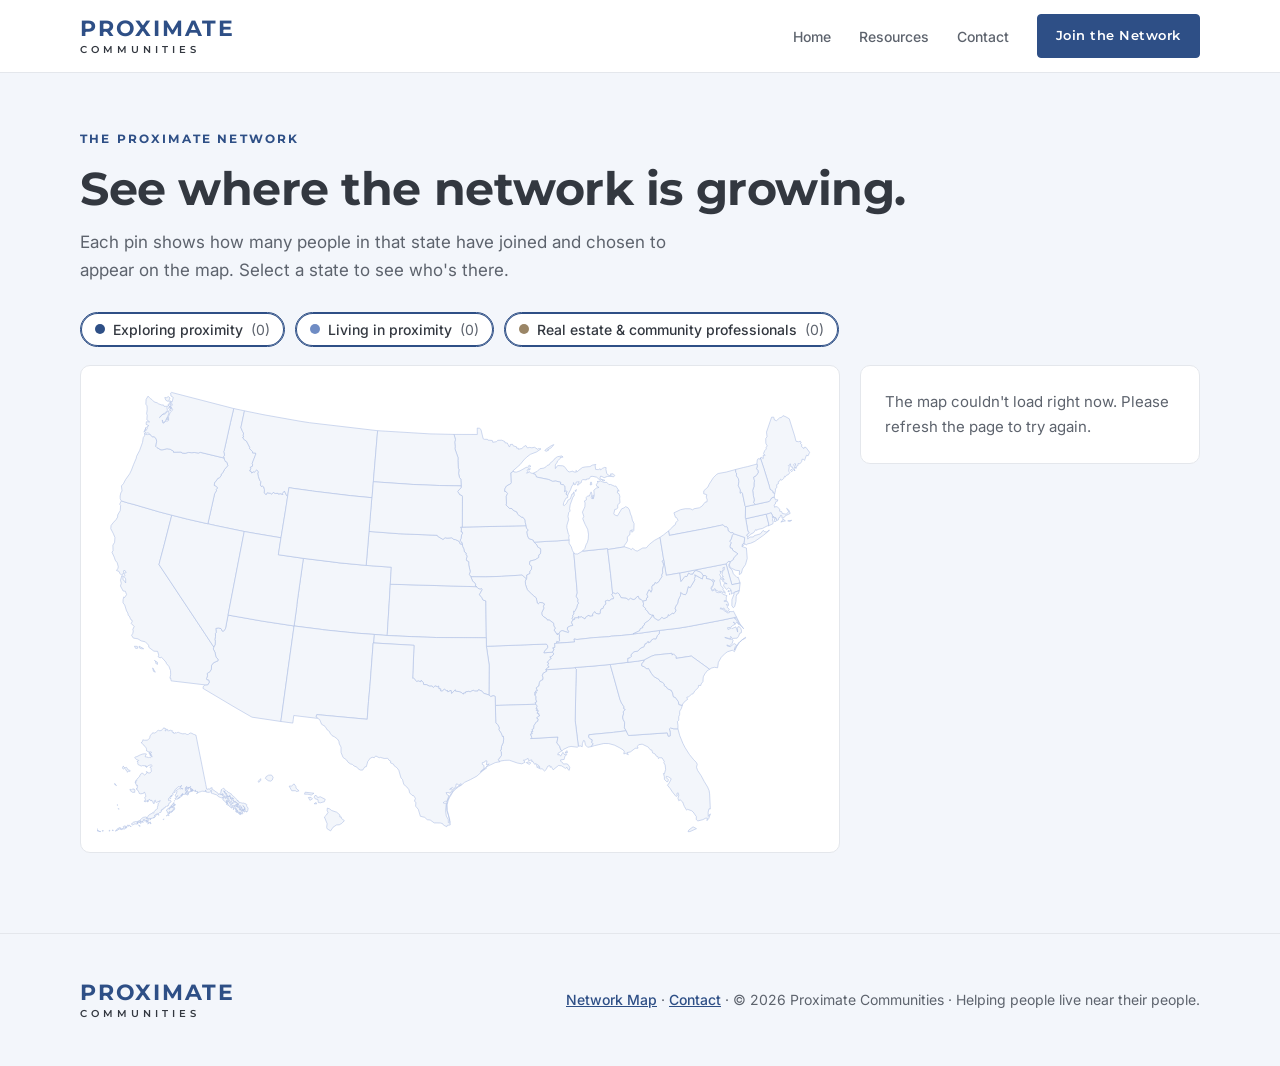
<file: map.html>
<!DOCTYPE html>
<html lang="en">
<head>
  <meta charset="UTF-8">
  <meta name="viewport" content="width=device-width, initial-scale=1">
  <title>Network Map | Proximate Communities</title>
  <meta name="description" content="Explore where the Proximate Network is growing across the United States.">

  <link rel="icon" href="/favicon.ico" sizes="48x48">
  <link rel="icon" href="/favicon.svg" type="image/svg+xml">
  <link rel="apple-touch-icon" href="/apple-touch-icon.png">
  <link rel="manifest" href="/site.webmanifest">
  <meta name="theme-color" content="#2E4F86">
  <link rel="preconnect" href="https://fonts.googleapis.com">
  <link rel="preconnect" href="https://fonts.gstatic.com" crossorigin>
  <link href="https://fonts.googleapis.com/css2?family=Cormorant+Garamond:ital,wght@1,500&family=Inter:wght@400;500;600&family=Montserrat:wght@600;700&display=swap" rel="stylesheet">
  <link rel="stylesheet" href="styles.css">

  <style>
    /* ===== Contact-type colors (used on pins, legend, and tags) ===== */
    :root {
      --c-exploring: #2E4F86;      /* navy */
      --c-living: #6F8CC4;         /* mid blue */
      --c-professional: #9A8566;   /* deep stone */
    }

    .map-page { background: #F3F6FB; }
    .map-intro { padding: 56px 0 28px; }
    .map-intro h1 { font-size: clamp(30px, 4.4vw, 46px); margin-bottom: 12px; }
    .map-intro .lead { max-width: 640px; font-size: 17px; }

    .demo-banner {
      background: var(--pale-blue); color: var(--navy); border-radius: 6px;
      padding: 10px 14px; font-size: 14px; font-weight: 500; margin-bottom: 18px;
    }

    /* Filters / legend */
    .filters { display: flex; flex-wrap: wrap; gap: 10px; margin-bottom: 18px; }
    .filter {
      display: inline-flex; align-items: center; gap: 8px; cursor: pointer;
      border: 1.5px solid #cfd5df; background: var(--white); border-radius: 999px;
      padding: 8px 14px; font: 500 14px var(--font-body); color: var(--charcoal);
      transition: border-color 0.2s, background 0.2s;
    }
    .filter:hover { border-color: var(--navy); }
    .filter[aria-pressed="true"] { border-color: var(--navy); background: var(--white); box-shadow: inset 0 0 0 1px var(--navy); }
    .filter[aria-pressed="false"] { opacity: 0.55; }
    .filter .count { color: var(--muted); font-weight: 400; }
    .dot { width: 10px; height: 10px; border-radius: 50%; flex-shrink: 0; display: inline-block; }
    .dot.exploring { background: var(--c-exploring); }
    .dot.living { background: var(--c-living); }
    .dot.professional { background: var(--c-professional); }

    /* Layout: map + side panel */
    .map-layout { display: grid; grid-template-columns: 1fr 340px; gap: 20px; align-items: start; padding-bottom: 80px; }
    .map-card, .panel {
      background: var(--white); border: 1px solid var(--line); border-radius: var(--radius);
    }
    .map-card { padding: 16px; position: relative; }
    .map-card svg { width: 100%; height: auto; display: block; }

    .state { fill: #F3F6FB; stroke: #AFC0E4; stroke-width: 0.8; stroke-linejoin: round; transition: fill 0.15s; }
    .state.has-data { fill: var(--pale-blue); cursor: pointer; }
    .state.has-data:hover { fill: #C9D5EE; }
    .state.selected { fill: var(--light-blue); stroke: var(--navy); stroke-width: 1.4; }

    .pin { cursor: pointer; }
    .pin .bg { fill: var(--white); }
    .pin text {
      font: 700 12px var(--font-head); fill: var(--charcoal);
      text-anchor: middle; dominant-baseline: central; pointer-events: none;
    }
    .pin:hover .bg, .pin.selected .bg { fill: var(--navy); }
    .pin:hover text, .pin.selected text { fill: var(--white); }
    .pin:focus { outline: none; }
    .pin:focus-visible .bg { stroke: var(--navy); stroke-width: 2; }

    .map-empty {
      position: absolute; inset: 0; display: flex; align-items: center; justify-content: center;
      pointer-events: none;
    }
    .map-empty div {
      pointer-events: auto; background: rgba(255,255,255,0.94); border: 1px solid var(--line);
      border-radius: var(--radius); padding: 24px 28px; text-align: center; max-width: 360px;
    }
    .map-empty h3 { margin-bottom: 8px; }
    .map-empty p { color: var(--muted); font-size: 15px; margin-bottom: 16px; }

    /* Side panel */
    .panel { padding: 24px; position: sticky; top: 92px; max-height: calc(100vh - 112px); overflow: auto; }
    .panel h2 { font-size: 24px; margin-bottom: 4px; }
    .panel .sub { color: var(--muted); font-size: 14px; margin-bottom: 18px; }
    .panel .hint { color: var(--muted); font-size: 15px; }
    .panel-close {
      float: right; border: 0; background: none; cursor: pointer; color: var(--muted);
      font-size: 22px; line-height: 1; padding: 2px 6px; border-radius: 4px;
    }
    .panel-close:hover { background: #F3F6FB; color: var(--charcoal); }
    .city { margin-top: 18px; }
    .city h3 {
      font-size: 13px; letter-spacing: 0.12em; text-transform: uppercase; color: var(--navy);
      border-bottom: 1px solid var(--line); padding-bottom: 6px; margin-bottom: 4px;
    }
    .contact { padding: 10px 0; border-bottom: 1px solid #f0f2f5; }
    .contact:last-child { border-bottom: 0; }
    .tag {
      display: inline-flex; align-items: center; gap: 6px; font: 700 10.5px var(--font-head);
      letter-spacing: 0.1em; text-transform: uppercase; padding: 4px 8px; border-radius: 3px; margin-bottom: 6px;
    }
    .tag.exploring { background: #E3E9F4; color: var(--c-exploring); }
    .tag.living { background: #E7EDF8; color: #4A67A0; }
    .tag.professional { background: #F1ECE3; color: #6E5D43; }
    .contact p { font-size: 14.5px; color: var(--charcoal); }
    .contact h4 { font-family: var(--font-head); font-size: 16px; font-weight: 700; color: var(--charcoal); margin: 2px 0 2px; }
    .contact .meta { font-size: 13.5px; color: var(--muted); margin-top: 4px; }
    .contact .intro { font-family: var(--font-quote); font-style: italic; font-size: 18px; line-height: 1.35; color: var(--navy); margin: 8px 0 4px; }
    .looking { display: flex; flex-wrap: wrap; gap: 6px; margin-top: 6px; }
    .looking span { font-size: 12.5px; background: #F3F6FB; border: 1px solid var(--line); border-radius: 999px; padding: 3px 10px; color: var(--charcoal); }
    .links { display: flex; flex-wrap: wrap; gap: 6px 14px; margin-top: 10px; }
    .links a { font-size: 14px; font-weight: 500; color: var(--navy); word-break: break-all; }
    .msg-btn {
      margin-top: 12px; font: 600 13px var(--font-head); letter-spacing: 0.03em; cursor: pointer;
      background: var(--white); color: var(--navy); border: 1.5px solid var(--navy); border-radius: 4px; padding: 8px 14px;
    }
    .msg-btn:hover { background: var(--pale-blue); }
    .modal { position: fixed; inset: 0; z-index: 100; background: rgba(51,56,64,0.45); display: flex; align-items: center; justify-content: center; padding: 16px; }
    .modal-box { background: var(--white); border-radius: var(--radius); padding: 28px; width: 100%; max-width: 480px; max-height: 92vh; overflow: auto; }
    .modal-box h2 { font-size: 24px; margin-bottom: 4px; }
    .modal-box .sub { color: var(--muted); font-size: 14px; margin-bottom: 18px; }
    .modal-box .lead { font-size: 16px; margin-bottom: 18px; }
    .meta-note { font-size: 13px; color: var(--muted); margin: -6px 0 16px; }
    .modal-box .btn { cursor: pointer; font-family: var(--font-head); }

    .summary-list { list-style: none; margin-top: 16px; }
    .summary-list li { display: flex; justify-content: space-between; padding: 8px 0; border-bottom: 1px solid #f0f2f5; font-size: 15px; }
    .summary-list button { all: unset; cursor: pointer; color: var(--navy); font-weight: 500; }
    .summary-list button:hover { text-decoration: underline; }
    .privacy-note { margin-top: 18px; font-size: 12.5px; color: var(--muted); }

    @media (max-width: 900px) {
      .map-layout { grid-template-columns: 1fr; }
      .panel { position: static; max-height: none; }
      .map-card { padding: 8px; }
    }
  </style>
</head>

<body class="map-page">

  <header class="site-header">
    <div class="wrap nav">
      <a href="index.html" class="wordmark" aria-label="Proximate Communities home">
        <span class="main">PROXIMATE</span>
        <span class="sub">COMMUNITIES</span>
      </a>
      <ul class="nav-links">
        <li class="hide-md"><a href="index.html">Home</a></li>
        <li class="hide-md"><a href="index.html#resources">Resources</a></li>
        <li class="hide-md"><a href="contact.html">Contact</a></li>
        <li><a href="join.html" class="btn btn-primary">Join the Network</a></li>
      </ul>
    </div>
  </header>

  <main class="wrap">
    <section class="map-intro">
      <span class="label">The Proximate Network</span>
      <h1>See where the network is growing.</h1>
      <p class="lead">Each pin shows how many people in that state have joined and chosen to appear on the map. Select a state to see who's there.</p>
    </section>

    <div class="demo-banner" id="demoBanner" hidden>Showing <strong>sample data</strong> for preview. These are not real members.</div>

    <div class="filters" id="filters" role="group" aria-label="Filter by contact type">
      <button type="button" class="filter" data-cat="exploring" aria-pressed="true"><span class="dot exploring"></span>Exploring proximity <span class="count"></span></button>
      <button type="button" class="filter" data-cat="living" aria-pressed="true"><span class="dot living"></span>Living in proximity <span class="count"></span></button>
      <button type="button" class="filter" data-cat="professional" aria-pressed="true"><span class="dot professional"></span>Real estate &amp; community professionals <span class="count"></span></button>
    </div>

    <div class="map-layout">
      <div class="map-card">
        <svg id="usMap" viewBox="0 0 960 600" role="img" aria-label="Map of the United States showing Proximate Network members by state">
          <g id="statesLayer"></g>
          <g id="pinsLayer"></g>
        </svg>
        <div class="map-empty" id="mapEmpty" hidden>
          <div>
            <h3>The network is just getting started.</h3>
            <p>Be one of the first pins on the map.</p>
            <a href="join.html" class="btn btn-primary">Join the Network</a>
          </div>
        </div>
      </div>

      <aside class="panel" id="panel" aria-live="polite">
        <p class="hint">Loading the network…</p>
      </aside>
    </div>
  </main>

  <!-- Send-a-message pop-up -->
  <div class="modal" id="msgModal" hidden>
    <div class="modal-box" role="dialog" aria-modal="true" aria-labelledby="msgTitle">
      <button class="panel-close" type="button" id="msgClose" aria-label="Close">&times;</button>
      <h2 id="msgTitle">Send a message</h2>
      <p class="sub" id="msgTo"></p>
      <form id="msgForm" novalidate>
        <div class="trap" aria-hidden="true"><label>Leave empty <input type="text" name="website_url" tabindex="-1" autocomplete="off"></label></div>
        <label class="field">Your name <input type="text" name="name" maxlength="100" autocomplete="name" required></label>
        <label class="field">Your email <input type="email" name="email" maxlength="254" autocomplete="email" required></label>
        <label class="field">Message <textarea name="message" rows="5" minlength="10" maxlength="2000" required placeholder="Introduce yourself and what you're hoping to connect about."></textarea></label>
        <p class="meta-note">They'll receive your message by email and can reply to you directly. Their email address stays private.</p>
        <p class="form-error" id="msgError" role="alert" hidden></p>
        <button type="submit" class="btn btn-primary" id="msgSend">Send message</button>
      </form>
      <div id="msgDone" hidden>
        <p class="lead">Your message is on its way. If they'd like to connect, they'll reply to your email.</p>
        <button type="button" class="btn btn-outline" id="msgDoneClose">Close</button>
      </div>
    </div>
  </div>

  <footer class="site-footer">
    <div class="wrap">
      <a href="index.html" class="wordmark" aria-label="Proximate Communities home">
        <span class="main">PROXIMATE</span>
        <span class="sub">COMMUNITIES</span>
      </a>
      <span><a href="map.html" class="footer-link">Network Map</a> · <a href="contact.html" class="footer-link">Contact</a> · © 2026 Proximate Communities · Helping people live near their people.</span>
    </div>
  </footer>

  <script src="js/us-states.js"></script>
  <script>
    // ===== Database connection (public, read-only map feed) =====
    // get_network_map only returns people who opted in, and only city-level,
    // non-identifying details. Names and emails are never sent to this page.
    const SUPABASE_URL = "https://ghcccgnoquhgpdmnipfm.supabase.co";
    const SUPABASE_KEY = "sb_publishable_cG9ygOUtMmYWJDR9mRzNgQ_-aixL-eo";

    const CATS = {
      exploring:    { label: "Exploring proximity", color: "var(--c-exploring)", hex: "#2E4F86" },
      living:       { label: "Living in proximity", color: "var(--c-living)", hex: "#6F8CC4" },
      professional: { label: "Professional", color: "var(--c-professional)", hex: "#9A8566" }
    };
    const PATHWAY = {
      existing_neighborhood: "Existing homes / neighborhood", new_development: "New development",
      shared_property: "Shared property", not_sure: "Not sure yet", other: "Other arrangement"
    };
    const PRO = {
      realtor: "Realtor / Agent", developer: "Developer", investor: "Investor",
      builder: "Builder / Contractor", architect: "Architect", lender: "Lender",
      community_developer: "Community Developer / Connector", other: "Other professional"
    };
    const GROUP = { individual: "Single household", community: "Group of households" };
    const LOOKING = {
      households: "Households to live near", join_community: "A community to join",
      realtor: "A realtor", builder_developer: "Builders or developers",
      land: "Land or property", financing: "Financing help", coaching: "Community coaching",
      connect_communities: "Other proximate communities", offer_support: "People seeking coaching or support"
    };
    // Turn on once the private message relay is set up
    const MESSAGING_ENABLED = true;

    // Sample data, only shown with ?demo=1 in the address. Not real people.
    let demoN = 0;
    const D = (o) => Object.assign({ id: "demo-" + (++demoN), display_name:null, group_type:null, households:null, housing_pathway:null, timeline:null,
      community_name:null, community_website:null, public_intro:null, looking_for:[], professional_type:null, organization:null, service_area:null,
      website:null, email:null, phone:null, can_message:false }, o);
    const DEMO = [
      D({state:"GA",city:"Atlanta",category:"exploring",display_name:"Sarah M.",group_type:"community",households:4,housing_pathway:"existing_neighborhood",timeline:"1–2 years",public_intro:"Four families from our church hoping to share a street in East Atlanta.",looking_for:["households","realtor"],can_message:true}),
      D({state:"GA",city:"Decatur",category:"living",display_name:"Dana W.",community_name:"The Oakhurst Porch Group",community_website:"https://example.com",group_type:"community",households:6,housing_pathway:"existing_neighborhood",public_intro:"Six households within a five-minute walk. Happy to share what we've learned.",looking_for:["households"],can_message:true}),
      D({state:"GA",city:"Atlanta",category:"professional",display_name:"Jordan Example",professional_type:"realtor",organization:"Sample Realty Co.",service_area:"Metro Atlanta",website:"https://example.com",email:"agent@example.com",phone:"(555) 010-0000",public_intro:"Helping groups find homes near one another.",can_message:true}),
      D({state:"NC",city:"Durham",category:"exploring",group_type:"individual",households:1,housing_pathway:"not_sure",timeline:"Just exploring",looking_for:["join_community"]}),
      D({state:"NC",city:"Raleigh",category:"professional",display_name:"Alex Sample",professional_type:"developer",organization:"Example Builders",service_area:"Triangle region",website:"https://example.com",can_message:true}),
      D({state:"TX",city:"Austin",category:"exploring",display_name:"Marcus T.",group_type:"community",households:3,housing_pathway:"new_development",timeline:"2–5 years",looking_for:["builder_developer","land"]}),
      D({state:"TX",city:"Houston",category:"living",group_type:"community",households:5,housing_pathway:"shared_property"}),
      D({state:"CA",city:"Oakland",category:"exploring",display_name:"Priya K.",group_type:"community",households:4,housing_pathway:"shared_property",timeline:"1–2 years",looking_for:["land","financing"],can_message:true}),
      D({state:"OH",city:"Columbus",category:"professional",professional_type:"architect"}),
      D({state:"IL",city:"Chicago",category:"living",display_name:"Chris L.",community_name:"Logan Square Neighbors",group_type:"community",households:8,housing_pathway:"existing_neighborhood",looking_for:["households"]}),
      D({state:"CO",city:"Denver",category:"exploring",group_type:"individual",households:2,housing_pathway:"existing_neighborhood",timeline:"Within 1 year",looking_for:["households","join_community"]}),
      D({state:"WA",city:"Seattle",category:"professional",display_name:"Sam Placeholder",professional_type:"lender",organization:"Example Lending",service_area:"Puget Sound"}),
      D({state:"TN",city:"Nashville",category:"exploring",display_name:"Hannah R.",group_type:"community",households:5,housing_pathway:"new_development",timeline:"2–5 years",looking_for:["builder_developer","coaching"]})
    ];

    const isDemo = new URLSearchParams(location.search).get("demo") === "1";
    const SVGNS = "http://www.w3.org/2000/svg";
    const statesLayer = document.getElementById("statesLayer");
    const pinsLayer = document.getElementById("pinsLayer");
    const panel = document.getElementById("panel");
    const STATE_BY_AB = Object.fromEntries(window.US_STATES.map(s => [s.ab, s]));

    let rows = [];
    let active = new Set(Object.keys(CATS));
    let selected = null;

    // Escape text before putting it into the page
    const esc = s => String(s ?? "").replace(/[&<>"']/g, c => ({ "&":"&amp;","<":"&lt;",">":"&gt;",'"':"&quot;","'":"&#39;" }[c]));

    // ----- Draw the states once -----
    for (const s of window.US_STATES) {
      const p = document.createElementNS(SVGNS, "path");
      p.setAttribute("d", s.d);
      p.setAttribute("class", "state");
      p.dataset.ab = s.ab;
      const t = document.createElementNS(SVGNS, "title"); t.textContent = s.name; p.appendChild(t);
      p.addEventListener("click", () => { if (p.classList.contains("has-data")) select(s.ab); });
      statesLayer.appendChild(p);
    }

    function visibleRows() { return rows.filter(r => active.has(r.category)); }
    function byState(list) {
      const m = {};
      for (const r of list) { if (STATE_BY_AB[r.state]) (m[r.state] ||= []).push(r); }
      return m;
    }

    // Ring around each pin, split by contact type
    function ringSegments(g, list, r) {
      const C = 2 * Math.PI * r;
      let offset = 0;
      for (const cat of Object.keys(CATS)) {
        const n = list.filter(x => x.category === cat).length;
        if (!n) continue;
        const len = C * n / list.length;
        const c = document.createElementNS(SVGNS, "circle");
        c.setAttribute("r", r); c.setAttribute("fill", "none");
        c.setAttribute("stroke", CATS[cat].hex); c.setAttribute("stroke-width", 4);
        c.setAttribute("stroke-dasharray", `${len} ${C - len}`);
        c.setAttribute("stroke-dashoffset", -offset);
        c.setAttribute("transform", "rotate(-90)");
        g.appendChild(c);
        offset += len;
      }
    }

    function render() {
      const list = visibleRows();
      const groups = byState(list);

      // Filter counts
      document.querySelectorAll(".filter").forEach(b => {
        b.querySelector(".count").textContent = "(" + rows.filter(r => r.category === b.dataset.cat).length + ")";
      });

      // State shading
      statesLayer.querySelectorAll(".state").forEach(p => {
        p.classList.toggle("has-data", !!groups[p.dataset.ab]);
        p.classList.toggle("selected", p.dataset.ab === selected);
      });

      // Pins (scaled up on small screens so they stay tappable)
      const shown = document.getElementById("usMap").clientWidth || 960;
      const k = Math.min(2.4, Math.max(1, 520 / shown));
      pinsLayer.innerHTML = "";
      for (const [ab, items] of Object.entries(groups)) {
        const s = STATE_BY_AB[ab];
        const r = items.length > 99 ? 18 : 14;
        const g = document.createElementNS(SVGNS, "g");
        g.setAttribute("class", "pin" + (ab === selected ? " selected" : ""));
        g.setAttribute("transform", `translate(${s.x},${s.y}) scale(${k})`);
        g.setAttribute("tabindex", "0");
        g.setAttribute("role", "button");
        g.setAttribute("aria-label", `${s.name}: ${items.length} in the network`);
        const bg = document.createElementNS(SVGNS, "circle");
        bg.setAttribute("r", r); bg.setAttribute("class", "bg");
        g.appendChild(bg);
        ringSegments(g, items, r);
        const t = document.createElementNS(SVGNS, "text");
        t.textContent = items.length; g.appendChild(t);
        g.addEventListener("click", () => select(ab));
        g.addEventListener("keydown", e => { if (e.key === "Enter" || e.key === " ") { e.preventDefault(); select(ab); } });
        pinsLayer.appendChild(g);
      }

      document.getElementById("mapEmpty").hidden = rows.length > 0;
      renderPanel(groups);
    }

    // Only allow normal web links
    function safeUrl(u) {
      try { const x = new URL(u); return (x.protocol === "https:" || x.protocol === "http:") ? x.href : null; }
      catch { return null; }
    }

    function card(r) {
      let h = `<div class="contact"><span class="tag ${r.category}"><span class="dot ${r.category}"></span>${CATS[r.category].label}</span>`;
      const cweb = r.community_website && safeUrl(r.community_website);
      if (r.community_name) {
        h += `<h4>${esc(r.community_name)}</h4>`;
        if (r.display_name) h += `<p class="meta contact-person">Contact: ${esc(r.display_name)}</p>`;
      } else if (r.display_name) {
        h += `<h4>${esc(r.display_name)}</h4>`;
      }

      if (r.category === "professional") {
        const bits = [PRO[r.professional_type] || "Professional"];
        if (r.organization) bits.push(r.organization);
        h += `<p>${esc(bits.join(" · "))}</p>`;
        if (r.service_area) h += `<p class="meta">Serves ${esc(r.service_area)}</p>`;
      } else {
        const bits = [];
        if (r.group_type) bits.push(GROUP[r.group_type] || r.group_type);
        if (r.households) bits.push(r.households + (r.households === 1 ? " household" : " households"));
        if (r.housing_pathway) bits.push(PATHWAY[r.housing_pathway] || r.housing_pathway);
        if (bits.length) h += `<p>${esc(bits.join(" · "))}</p>`;
        if (r.category === "exploring" && r.timeline) h += `<p class="meta">Timeline: ${esc(r.timeline)}</p>`;
      }

      if (r.public_intro) h += `<p class="intro">&ldquo;${esc(r.public_intro)}&rdquo;</p>`;

      if (r.looking_for && r.looking_for.length) {
        h += `<p class="meta">Looking for:</p><div class="looking">` +
          r.looking_for.map(k => `<span>${esc(LOOKING[k] || k)}</span>`).join("") + `</div>`;
      }

      const links = [];
      const web = r.website && safeUrl(r.website);
      if (web) links.push(`<a href="${esc(web)}" target="_blank" rel="noopener nofollow">Website</a>`);
      if (cweb) links.push(`<a href="${esc(cweb)}" target="_blank" rel="noopener nofollow">Community website</a>`);
      if (r.email) links.push(`<a href="mailto:${esc(r.email)}">${esc(r.email)}</a>`);
      if (r.phone) links.push(`<a href="tel:${esc(r.phone.replace(/[^0-9+]/g, ""))}">${esc(r.phone)}</a>`);
      if (links.length) h += `<p class="links">${links.join("")}</p>`;

      if (r.can_message && (MESSAGING_ENABLED || isDemo) && (r.id || isDemo)) {
        h += `<button type="button" class="msg-btn" data-id="${esc(r.id || "")}">Send a message</button>`;
      }
      return h + `</div>`;
    }

    function renderPanel(groups) {
      if (selected && groups[selected]) {
        const s = STATE_BY_AB[selected];
        const items = groups[selected];
        const cities = {};
        for (const r of items) (cities[r.city] ||= []).push(r);
        let html = `<button class="panel-close" type="button" aria-label="Close">&times;</button>
          <h2>${esc(s.name)}</h2>
          <p class="sub">${items.length} in the network</p>`;
        for (const city of Object.keys(cities).sort()) {
          html += `<div class="city"><h3>${esc(city)}</h3>`;
          for (const r of cities[city]) {
            html += card(r);
          }
          html += `</div>`;
        }
        html += `<p class="privacy-note">Locations are city-level only. Members on the map show their first name and last initial; contact details appear only when members choose to share them.</p>`;
        panel.innerHTML = html;
        panel.querySelector(".panel-close").addEventListener("click", () => select(null));
        return;
      }

      // Overview when no state is selected
      const total = Object.values(groups).reduce((n, a) => n + a.length, 0);
      const statesList = Object.entries(groups).sort((a, b) => b[1].length - a[1].length);
      let html = `<h2>The network</h2>
        <p class="sub">${total} ${total === 1 ? "person" : "people"} across ${statesList.length} ${statesList.length === 1 ? "state" : "states"}</p>`;
      if (statesList.length) {
        html += `<p class="hint">Select a state or pin to see who's there.</p><ul class="summary-list">`;
        for (const [ab, items] of statesList) {
          html += `<li><button type="button" data-ab="${ab}">${esc(STATE_BY_AB[ab].name)}</button><span>${items.length}</span></li>`;
        }
        html += `</ul>`;
      } else {
        html += `<p class="hint">No one matches these filters yet.</p>`;
      }
      html += `<p class="privacy-note">Locations are city-level only. Members on the map show their first name and last initial; contact details appear only when members choose to share them.</p>`;
      panel.innerHTML = html;
      panel.querySelectorAll("[data-ab]").forEach(b => b.addEventListener("click", () => select(b.dataset.ab)));
    }

    function select(ab) {
      selected = ab;
      render();
      if (ab && window.matchMedia("(max-width: 900px)").matches) panel.scrollIntoView({ behavior: "smooth", block: "start" });
    }

    // Filter buttons toggle each contact type on/off
    document.querySelectorAll(".filter").forEach(b => b.addEventListener("click", () => {
      const cat = b.dataset.cat;
      if (active.has(cat)) active.delete(cat); else active.add(cat);
      b.setAttribute("aria-pressed", active.has(cat));
      if (selected && !byState(visibleRows())[selected]) selected = null;
      render();
    }));

    async function load() {
      if (isDemo) {
        document.getElementById("demoBanner").hidden = false;
        rows = DEMO;
        render();
        return;
      }
      try {
        const res = await fetch(SUPABASE_URL + "/rest/v1/rpc/get_network_map_v3", {
          method: "POST",
          headers: {
            "apikey": SUPABASE_KEY,
            "Authorization": "Bearer " + SUPABASE_KEY,
            "Content-Type": "application/json"
          },
          body: "{}"
        });
        if (!res.ok) throw new Error(await res.text());
        rows = await res.json();
      } catch (err) {
        console.error(err);
        rows = [];
        render();
        document.getElementById("mapEmpty").hidden = true;
        panel.innerHTML = `<p class="hint">The map couldn't load right now. Please refresh the page to try again.</p>`;
        return;
      }
      render();
    }
    // ----- Send a message -----
    // The message function needs the legacy public (anon) key to pass its sign-in check.
    const FUNCTION_KEY = "eyJhbGciOiJIUzI1NiIsInR5cCI6IkpXVCJ9.eyJpc3MiOiJzdXBhYmFzZSIsInJlZiI6ImdoY2NjZ25vcXVoZ3BkbW5pcGZtIiwicm9sZSI6ImFub24iLCJpYXQiOjE3ODUyODU5NTksImV4cCI6MjEwMDg2MTk1OX0.7uYDAmDo4ltFLwvtIBfCTcUa_pOknaSsn9W1QEJ8-bg";
    const modal = document.getElementById("msgModal");
    const msgForm = document.getElementById("msgForm");
    const msgError = document.getElementById("msgError");
    const msgSend = document.getElementById("msgSend");
    let msgRecipient = null;

    function openMessage(id) {
      const r = rows.find(x => x.id === id);
      if (!r) return;
      msgRecipient = id;
      document.getElementById("msgTo").textContent = "To " + (r.display_name || "a network member") + " in " + r.city + ", " + r.state;
      msgForm.reset(); msgForm.hidden = false; msgError.hidden = true;
      document.getElementById("msgDone").hidden = true;
      msgSend.disabled = false; msgSend.textContent = "Send message";
      modal.hidden = false;
      msgForm.name.focus();
    }
    function closeMessage() { modal.hidden = true; msgRecipient = null; }
    document.getElementById("msgClose").addEventListener("click", closeMessage);
    document.getElementById("msgDoneClose").addEventListener("click", closeMessage);
    modal.addEventListener("click", e => { if (e.target === modal) closeMessage(); });
    document.addEventListener("keydown", e => { if (e.key === "Escape" && !modal.hidden) closeMessage(); });
    panel.addEventListener("click", e => {
      const b = e.target.closest(".msg-btn");
      if (b) openMessage(b.dataset.id);
    });

    const MSG_ERRORS = {
      rate_limited: "You've reached today's message limit. Please try again tomorrow.",
      recipient_unavailable: "This member isn't accepting messages right now.",
      invalid_email: "Please check your email address.",
      invalid_message: "Please write a message of at least 10 characters.",
      messaging_not_configured: "Messaging isn't available yet. Please check back soon."
    };
    msgForm.addEventListener("submit", async e => {
      e.preventDefault();
      for (const i of msgForm.querySelectorAll("input:not([name=website_url]), textarea")) {
        if (!i.checkValidity()) { i.reportValidity(); return; }
      }
      if (isDemo) { msgForm.hidden = true; document.getElementById("msgDone").hidden = false; return; }
      msgSend.disabled = true; msgSend.textContent = "Sending…"; msgError.hidden = true;
      try {
        const res = await fetch(SUPABASE_URL + "/functions/v1/send-message", {
          method: "POST",
          headers: { "Content-Type": "application/json", "Authorization": "Bearer " + FUNCTION_KEY, "apikey": FUNCTION_KEY },
          body: JSON.stringify({
            recipient_id: msgRecipient,
            name: msgForm.name.value.trim(),
            email: msgForm.email.value.trim(),
            message: msgForm.message.value.trim(),
            website_url: msgForm.website_url.value
          })
        });
        const data = await res.json().catch(() => ({}));
        if (!res.ok) throw new Error(data.error || "send_failed");
        msgForm.hidden = true;
        document.getElementById("msgDone").hidden = false;
      } catch (err) {
        msgError.textContent = MSG_ERRORS[err.message] || "Sorry, your message couldn't be sent. Please try again.";
        msgError.hidden = false;
        msgSend.disabled = false; msgSend.textContent = "Send message";
      }
    });

    let resizeTimer;
    window.addEventListener("resize", () => { clearTimeout(resizeTimer); resizeTimer = setTimeout(render, 150); });
    load();
  </script>
</body>
</html>
</file>
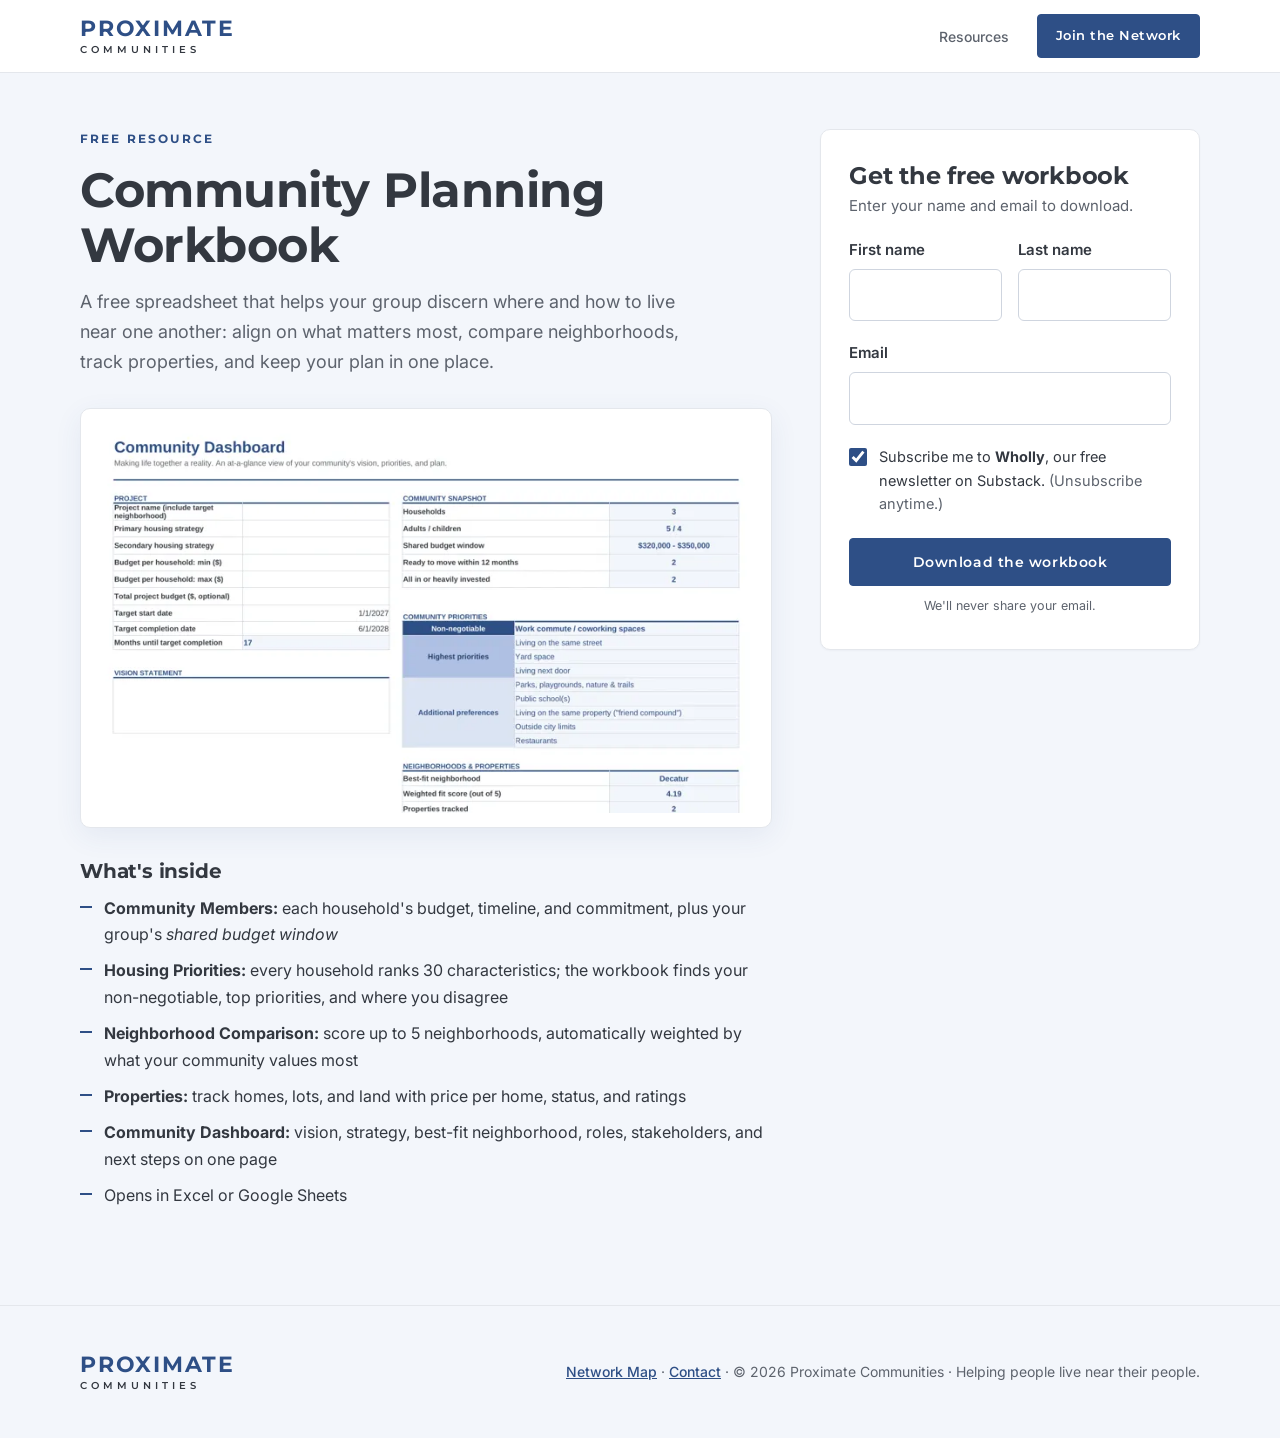
<file: planning-workbook.html>
<!DOCTYPE html>
<html lang="en">
<head>
  <meta charset="UTF-8">
  <meta name="viewport" content="width=device-width, initial-scale=1">
  <title>Community Planning Workbook | Proximate Communities</title>
  <meta name="description" content="A free spreadsheet to help your group align on priorities, compare neighborhoods, track properties, and plan your move toward proximity.">

  <link rel="icon" href="/favicon.ico" sizes="48x48">
  <link rel="icon" href="/favicon.svg" type="image/svg+xml">
  <link rel="apple-touch-icon" href="/apple-touch-icon.png">
  <link rel="manifest" href="/site.webmanifest">
  <meta name="theme-color" content="#2E4F86">
  <link rel="preconnect" href="https://fonts.googleapis.com">
  <link rel="preconnect" href="https://fonts.gstatic.com" crossorigin>
  <link href="https://fonts.googleapis.com/css2?family=Cormorant+Garamond:ital,wght@1,500&family=Inter:wght@400;500;600&family=Montserrat:wght@600;700&display=swap" rel="stylesheet">
  <link rel="stylesheet" href="styles.css">
</head>

<body class="join-page">

  <header class="site-header">
    <div class="wrap nav">
      <a href="index.html" class="wordmark" aria-label="Proximate Communities home">
        <span class="main">PROXIMATE</span>
        <span class="sub">COMMUNITIES</span>
      </a>
      <ul class="nav-links">
        <li class="hide-md"><a href="index.html#resources">Resources</a></li>
        <li><a href="join.html" class="btn btn-primary">Join the Network</a></li>
      </ul>
    </div>
  </header>

  <main class="wrap lm-layout">
    <section class="lm-info">
      <span class="label">Free resource</span>
      <h1>Community Planning Workbook</h1>
      <p class="lead">A free spreadsheet that helps your group discern where and how to live near one another: align on what matters most, compare neighborhoods, track properties, and keep your plan in one place.</p>

      <figure class="lm-preview">
        <img src="images/planning-workbook-preview.webp" width="760" height="447"
             alt="Preview of the workbook's Community Dashboard showing household snapshot and ranked community priorities">
      </figure>

      <h2 class="lm-sub">What's inside</h2>
      <ul class="lm-list">
        <li><strong>Community Members:</strong> each household's budget, timeline, and commitment, plus your group's <em>shared budget window</em></li>
        <li><strong>Housing Priorities:</strong> every household ranks 30 characteristics; the workbook finds your non-negotiable, top priorities, and where you disagree</li>
        <li><strong>Neighborhood Comparison:</strong> score up to 5 neighborhoods, automatically weighted by what your community values most</li>
        <li><strong>Properties:</strong> track homes, lots, and land with price per home, status, and ratings</li>
        <li><strong>Community Dashboard:</strong> vision, strategy, best-fit neighborhood, roles, stakeholders, and next steps on one page</li>
        <li>Opens in Excel or Google Sheets</li>
      </ul>
    </section>

    <aside class="form-card lm-card">
      <form class="gate-form" data-resource="planning-workbook" data-done="lmDone" novalidate>
        <h2>Get the free workbook</h2>
        <p class="lm-card-sub">Enter your name and email to download.</p>
        <div class="trap" aria-hidden="true"><label>Leave this empty <input type="text" name="website_url" tabindex="-1" autocomplete="off"></label></div>
        <div class="field-row">
          <label class="field">First name <input type="text" name="first_name" maxlength="100" autocomplete="given-name" required></label>
          <label class="field">Last name <input type="text" name="last_name" maxlength="100" autocomplete="family-name" required></label>
        </div>
        <label class="field">Email <input type="email" name="email" maxlength="254" autocomplete="email" required></label>
        <label class="check"><input type="checkbox" name="wants_updates" checked>
          <span>Subscribe me to <strong>Wholly</strong>, our free newsletter on Substack. <span class="optional">(Unsubscribe anytime.)</span></span>
        </label>
        <p class="form-error" role="alert" hidden></p>
        <button type="submit" class="btn btn-primary lm-btn">Download the workbook</button>
        <p class="lm-fine">We'll never share your email.</p>
      </form>

      <div id="lmDone" class="lm-done" hidden>
        <span class="label">Your download is starting</span>
        <h2>Thank you!</h2>
        <p>If it doesn't start automatically, use the button below. The link works for 10 minutes.</p>
        <a class="btn btn-primary download-again" href="#">Download the workbook</a>
        <div class="lm-next">
          <p>Ready to find others pursuing proximity near you?</p>
          <a href="join.html">Join the Proximate Network &rarr;</a>
          <p style="margin-top:12px">Just getting started?</p>
          <a href="15-steps.html">Get the 15 Steps to Proximity guide &rarr;</a>
        </div>
      </div>
    </aside>
  </main>

  <footer class="site-footer">
    <div class="wrap">
      <a href="index.html" class="wordmark" aria-label="Proximate Communities home">
        <span class="main">PROXIMATE</span>
        <span class="sub">COMMUNITIES</span>
      </a>
      <span><a href="map.html" class="footer-link">Network Map</a> · <a href="contact.html" class="footer-link">Contact</a> · © 2026 Proximate Communities · Helping people live near their people.</span>
    </div>
  </footer>

  <script src="js/lead-magnet.js"></script>
</body>
</html>
</file>
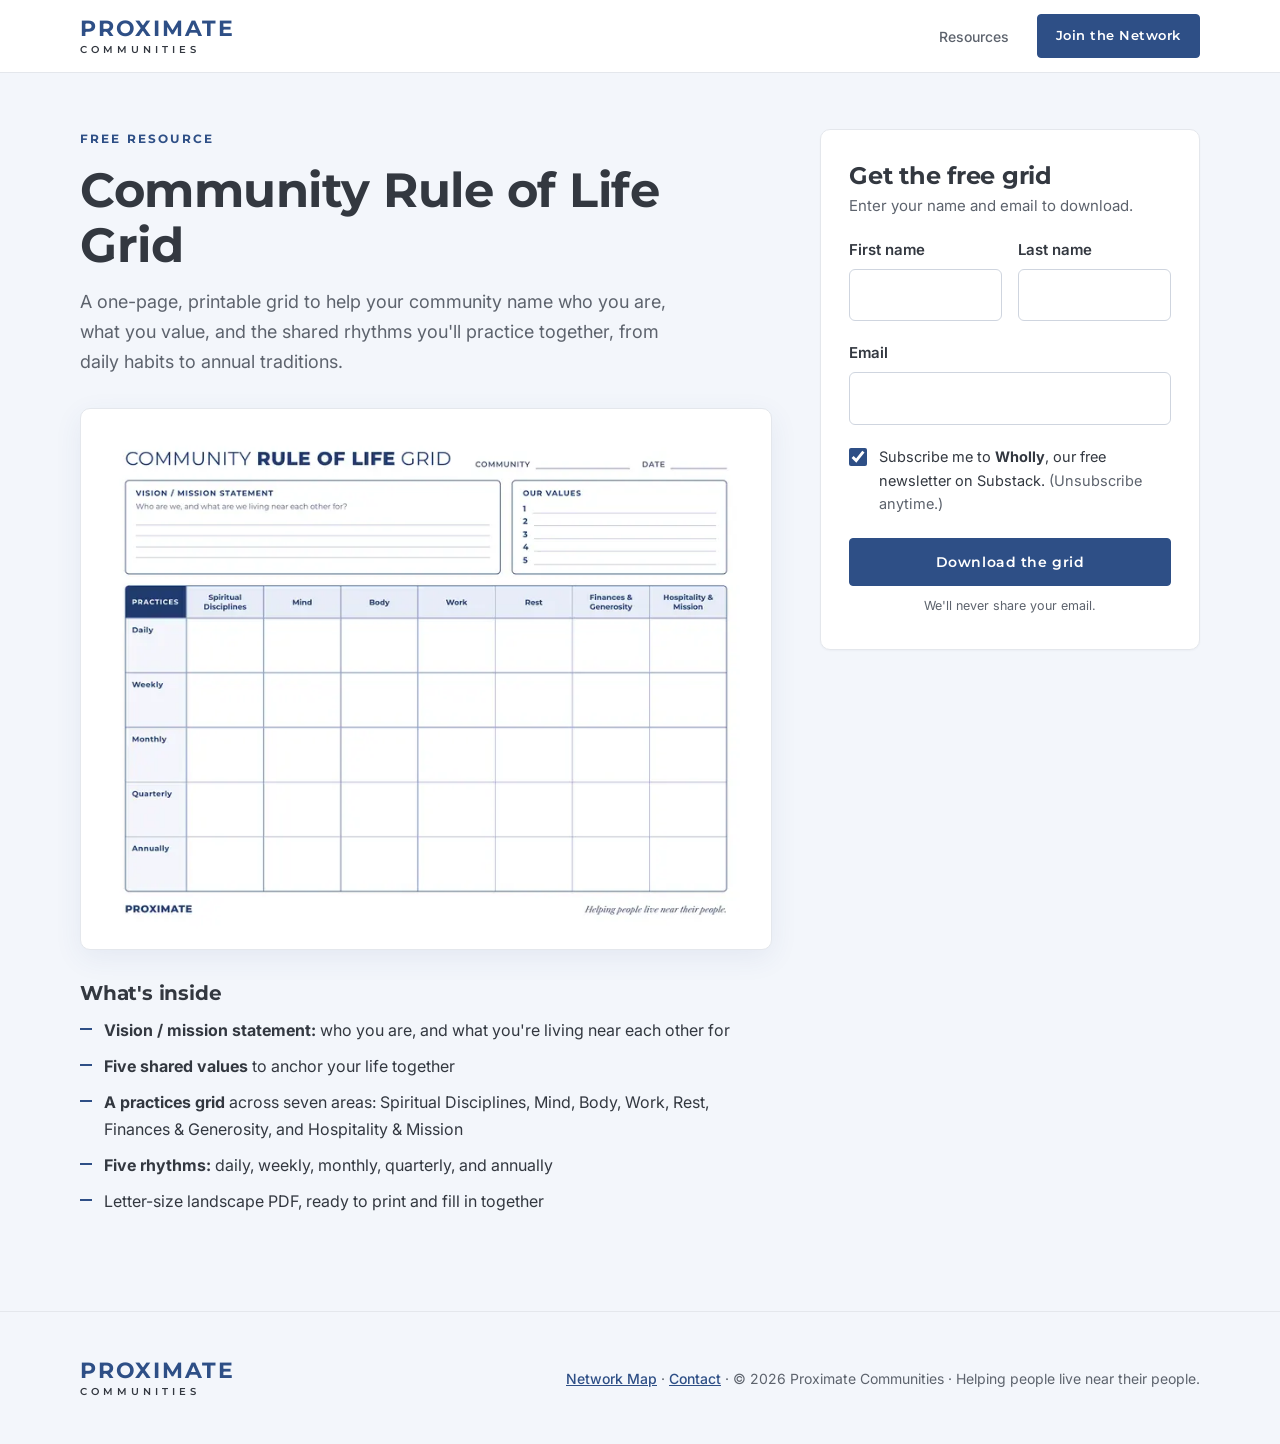
<file: rule-of-life.html>
<!DOCTYPE html>
<html lang="en">
<head>
  <meta charset="UTF-8">
  <meta name="viewport" content="width=device-width, initial-scale=1">
  <title>Community Rule of Life Grid | Proximate Communities</title>
  <meta name="description" content="A free, printable one-page grid to help your community name its vision, values, and shared rhythms of life.">

  <link rel="icon" href="/favicon.ico" sizes="48x48">
  <link rel="icon" href="/favicon.svg" type="image/svg+xml">
  <link rel="apple-touch-icon" href="/apple-touch-icon.png">
  <link rel="manifest" href="/site.webmanifest">
  <meta name="theme-color" content="#2E4F86">
  <link rel="preconnect" href="https://fonts.googleapis.com">
  <link rel="preconnect" href="https://fonts.gstatic.com" crossorigin>
  <link href="https://fonts.googleapis.com/css2?family=Cormorant+Garamond:ital,wght@1,500&family=Inter:wght@400;500;600&family=Montserrat:wght@600;700&display=swap" rel="stylesheet">
  <link rel="stylesheet" href="styles.css">
</head>

<body class="join-page">

  <header class="site-header">
    <div class="wrap nav">
      <a href="index.html" class="wordmark" aria-label="Proximate Communities home">
        <span class="main">PROXIMATE</span>
        <span class="sub">COMMUNITIES</span>
      </a>
      <ul class="nav-links">
        <li class="hide-md"><a href="index.html#resources">Resources</a></li>
        <li><a href="join.html" class="btn btn-primary">Join the Network</a></li>
      </ul>
    </div>
  </header>

  <main class="wrap lm-layout">
    <section class="lm-info">
      <span class="label">Free resource</span>
      <h1>Community Rule of Life Grid</h1>
      <p class="lead">A one-page, printable grid to help your community name who you are, what you value, and the shared rhythms you'll practice together, from daily habits to annual traditions.</p>

      <figure class="lm-preview">
        <img src="images/rule-of-life-preview.webp" width="760" height="587"
             alt="Preview of the Community Rule of Life Grid: vision and values boxes above a grid of practices by rhythm">
      </figure>

      <h2 class="lm-sub">What's inside</h2>
      <ul class="lm-list">
        <li><strong>Vision / mission statement:</strong> who you are, and what you're living near each other for</li>
        <li><strong>Five shared values</strong> to anchor your life together</li>
        <li><strong>A practices grid</strong> across seven areas: Spiritual Disciplines, Mind, Body, Work, Rest, Finances &amp; Generosity, and Hospitality &amp; Mission</li>
        <li><strong>Five rhythms:</strong> daily, weekly, monthly, quarterly, and annually</li>
        <li>Letter-size landscape PDF, ready to print and fill in together</li>
      </ul>
    </section>

    <aside class="form-card lm-card">
      <form class="gate-form" data-resource="rule-of-life-grid" data-done="lmDone" novalidate>
        <h2>Get the free grid</h2>
        <p class="lm-card-sub">Enter your name and email to download.</p>
        <div class="trap" aria-hidden="true"><label>Leave this empty <input type="text" name="website_url" tabindex="-1" autocomplete="off"></label></div>
        <div class="field-row">
          <label class="field">First name <input type="text" name="first_name" maxlength="100" autocomplete="given-name" required></label>
          <label class="field">Last name <input type="text" name="last_name" maxlength="100" autocomplete="family-name" required></label>
        </div>
        <label class="field">Email <input type="email" name="email" maxlength="254" autocomplete="email" required></label>
        <label class="check"><input type="checkbox" name="wants_updates" checked>
          <span>Subscribe me to <strong>Wholly</strong>, our free newsletter on Substack. <span class="optional">(Unsubscribe anytime.)</span></span>
        </label>
        <p class="form-error" role="alert" hidden></p>
        <button type="submit" class="btn btn-primary lm-btn">Download the grid</button>
        <p class="lm-fine">We'll never share your email.</p>
      </form>

      <div id="lmDone" class="lm-done" hidden>
        <span class="label">Your download is starting</span>
        <h2>Thank you!</h2>
        <p>If it doesn't start automatically, use the button below. The link works for 10 minutes.</p>
        <a class="btn btn-primary download-again" href="#">Download the grid</a>
        <div class="lm-next">
          <p>Ready to find others pursuing proximity near you?</p>
          <a href="join.html">Join the Proximate Network &rarr;</a>
          <p style="margin-top:12px">Just getting started?</p>
          <a href="15-steps.html">Get the 15 Steps to Proximity guide &rarr;</a>
        </div>
      </div>
    </aside>
  </main>

  <footer class="site-footer">
    <div class="wrap">
      <a href="index.html" class="wordmark" aria-label="Proximate Communities home">
        <span class="main">PROXIMATE</span>
        <span class="sub">COMMUNITIES</span>
      </a>
      <span><a href="map.html" class="footer-link">Network Map</a> · <a href="contact.html" class="footer-link">Contact</a> · © 2026 Proximate Communities · Helping people live near their people.</span>
    </div>
  </footer>

  <script src="js/lead-magnet.js"></script>
</body>
</html>
</file>
<file: styles.css>
/* =========================================================
   PROXIMATE COMMUNITIES — shared styles for every page
   Brand colors and fonts live in the :root block below.
   ========================================================= */

:root {
  --navy: #2E4F86;
  --navy-dark: #233d69;
  --charcoal: #333840;
  --light-blue: #AFC0E4;
  --pale-blue: #DCE4F3;
  --stone: #EAE6DF;
  --white: #FFFFFF;
  --muted: #5d636d;
  --line: #e4e7ec;

  --font-head: "Montserrat", "Helvetica Neue", Arial, sans-serif;
  --font-body: "Inter", system-ui, -apple-system, sans-serif;
  --font-quote: "Cormorant Garamond", Georgia, serif;

  --max: 1160px;
  --radius: 10px;
}

* { box-sizing: border-box; margin: 0; padding: 0; }
html { scroll-behavior: smooth; }

body {
  font-family: var(--font-body);
  color: var(--charcoal);
  background: var(--white);
  font-size: 17px;
  line-height: 1.65;
  -webkit-font-smoothing: antialiased;
}

img { max-width: 100%; height: auto; display: block; }
a { color: inherit; }

h1, h2, h3, h4 {
  font-family: var(--font-head);
  color: var(--charcoal);
  line-height: 1.15;
  letter-spacing: -0.01em;
}
h1 { font-weight: 700; }
h2 { font-weight: 700; font-size: clamp(28px, 3.6vw, 40px); }
h3 { font-weight: 600; font-size: 19px; }

.wrap { max-width: var(--max); margin: 0 auto; padding: 0 20px; }

/* Small uppercase label above headings */
.label {
  font-family: var(--font-head);
  font-size: 12px;
  font-weight: 700;
  letter-spacing: 0.18em;
  text-transform: uppercase;
  color: var(--navy);
  margin-bottom: 14px;
  display: block;
}

.lead { font-size: 19px; color: var(--muted); }

/* ---------- Buttons ---------- */
.btn {
  display: inline-block;
  font-family: var(--font-head);
  font-weight: 600;
  font-size: 14px;
  letter-spacing: 0.04em;
  padding: 14px 26px;
  border-radius: 4px;
  text-decoration: none;
  white-space: nowrap;
  transition: background 0.2s, color 0.2s, border-color 0.2s;
}
.btn-primary { background: var(--navy); color: var(--white); border: 1.5px solid var(--navy); }
.btn-primary:hover { background: var(--navy-dark); border-color: var(--navy-dark); }
.btn-outline { border: 1.5px solid var(--navy); color: var(--navy); }
.btn-outline:hover { background: var(--pale-blue); }
.btn-light { background: var(--white); color: var(--navy); border: 1.5px solid var(--white); }
.btn-light:hover { background: var(--pale-blue); }

/* ---------- Header ---------- */
.site-header {
  position: sticky; top: 0; z-index: 50;
  background: rgba(255, 255, 255, 0.95);
  backdrop-filter: blur(8px);
  border-bottom: 1px solid var(--line);
}
.nav { display: flex; align-items: center; justify-content: space-between; height: 72px; gap: 20px; }
.wordmark { text-decoration: none; display: flex; flex-direction: column; line-height: 1; }
.wordmark .main {
  font-family: var(--font-head); font-weight: 700; font-size: 22px;
  letter-spacing: 0.08em; color: var(--navy);
}
.wordmark .sub {
  font-family: var(--font-head); font-weight: 600; font-size: 9.5px;
  letter-spacing: 0.42em; color: var(--charcoal); margin-top: 5px;
}
.nav-links { display: flex; align-items: center; gap: 28px; list-style: none; }
.nav-links a:not(.btn) {
  text-decoration: none; font-size: 14px; font-weight: 500; color: var(--muted);
}
.nav-links a:not(.btn):hover { color: var(--navy); }
.nav-links .btn { padding: 10px 18px; font-size: 13px; }

/* ---------- Sections ---------- */
.section { padding: 104px 0; }
.section-tight { padding: 72px 0; }
.bg-stone { background: var(--stone); }
.bg-pale { background: #F3F6FB; }
.bg-navy { background: var(--navy); color: var(--white); }
.bg-navy h2, .bg-navy h3 { color: var(--white); }
.bg-navy .label { color: var(--light-blue); }

.section-head { max-width: 720px; margin-bottom: 56px; }
.section-head.center { margin-left: auto; margin-right: auto; text-align: center; }
.section-head h2 { margin-bottom: 18px; }

/* ---------- Hero ---------- */
.hero { padding: 88px 0 0; text-align: center; }
.hero h1 { font-size: clamp(38px, 6vw, 68px); max-width: 900px; margin: 0 auto 22px; }
.hero .lead { max-width: 640px; margin: 0 auto 36px; }
.hero .actions { display: flex; gap: 12px; justify-content: center; flex-wrap: wrap; }
.service-line {
  margin-top: 36px;
  display: flex; justify-content: center; flex-wrap: wrap; gap: 6px 0;
  font-family: var(--font-head); font-size: 12px; font-weight: 600;
  letter-spacing: 0.14em; text-transform: uppercase; color: var(--muted);
}
.service-line span { padding: 0 16px; border-left: 1px solid var(--light-blue); }
.service-line span:first-child { border-left: 0; }
.hero-art { margin-top: 48px; }
.hero-art img { width: 100%; max-width: 1240px; margin: 0 auto; }

/* ---------- Problem diagram ---------- */
.compare { display: grid; grid-template-columns: 1fr 1fr; gap: 28px; }
.compare-card {
  border: 1px solid var(--line); border-radius: var(--radius);
  padding: 28px; background: var(--white);
}
.compare-card svg { width: 100%; height: auto; margin-bottom: 18px; }
.compare-card h3 { margin-bottom: 6px; }
.compare-card p { color: var(--muted); font-size: 15px; }
.tag {
  display: inline-block; font-family: var(--font-head); font-size: 11px; font-weight: 700;
  letter-spacing: 0.14em; text-transform: uppercase; padding: 5px 10px; border-radius: 3px;
  margin-bottom: 14px;
}
.tag-grey { background: var(--stone); color: var(--muted); }
.tag-blue { background: var(--pale-blue); color: var(--navy); }

.points { display: grid; grid-template-columns: repeat(3, 1fr); gap: 28px; margin-top: 44px; }
.point { border-top: 2px solid var(--navy); padding-top: 16px; }
.point p { font-weight: 500; }

/* ---------- Vision ---------- */
.split { display: grid; grid-template-columns: 1fr 1.1fr; gap: 64px; align-items: center; }
.split img { border-radius: var(--radius); }
.checklist { list-style: none; display: grid; grid-template-columns: 1fr 1fr; gap: 12px 24px; margin-top: 28px; }
.checklist li { padding-left: 26px; position: relative; font-weight: 500; }
.checklist li::before {
  content: ""; position: absolute; left: 0; top: 9px; width: 12px; height: 2px; background: var(--navy);
}

/* ---------- Four marks + 4 Ps ---------- */
.grid-4 { display: grid; grid-template-columns: repeat(4, 1fr); gap: 20px; }
.mark-card { background: var(--white); border-radius: var(--radius); padding: 28px 24px; }
.mark-card .num {
  font-family: var(--font-head); font-weight: 700; font-size: 13px; color: var(--light-blue);
  letter-spacing: 0.1em; margin-bottom: 18px; display: block;
}
.mark-card h3 { text-transform: uppercase; letter-spacing: 0.08em; font-size: 16px; color: var(--navy); margin-bottom: 8px; }
.mark-card p { color: var(--muted); font-size: 15px; }

.four-ps {
  margin-top: 40px; display: grid; grid-template-columns: auto repeat(4, 1fr);
  align-items: stretch; border: 1px solid #d6d1c8; border-radius: var(--radius); overflow: hidden;
  background: var(--white);
}
.four-ps .title {
  background: var(--navy); color: var(--white); padding: 22px 26px;
  font-family: var(--font-head); font-weight: 700; font-size: 12px; letter-spacing: 0.16em;
  text-transform: uppercase; display: flex; align-items: center;
}
.four-ps .p {
  padding: 22px; text-align: center; border-left: 1px solid var(--line);
  font-family: var(--font-head); font-weight: 600; font-size: 15px; letter-spacing: 0.1em;
  text-transform: uppercase; color: var(--charcoal);
}

/* ---------- Pathways ---------- */
.pathways { display: grid; grid-template-columns: 1fr auto 1fr auto 1fr; gap: 16px; align-items: stretch; }
.pathway {
  border: 1px solid var(--line); border-radius: var(--radius); padding: 30px 26px; background: var(--white);
}
.pathway svg { width: 100%; height: 120px; margin-bottom: 20px; }
.pathway h3 { text-transform: uppercase; letter-spacing: 0.08em; font-size: 16px; color: var(--navy); margin-bottom: 8px; }
.pathway p { color: var(--muted); font-size: 15px; }
.arrow { display: flex; align-items: center; color: var(--light-blue); font-size: 24px; }
.not-sure {
  margin-top: 28px; text-align: center; color: var(--muted); font-size: 16px;
}
.not-sure strong { color: var(--charcoal); }

/* ---------- How it works ---------- */
.steps { display: grid; grid-template-columns: repeat(5, 1fr); gap: 0; counter-reset: step; }
.step { padding: 0 20px 0 0; position: relative; }
.step .dot {
  width: 44px; height: 44px; border-radius: 50%; border: 2px solid var(--light-blue);
  display: flex; align-items: center; justify-content: center;
  font-family: var(--font-head); font-weight: 700; font-size: 14px; color: var(--white);
  background: var(--navy); position: relative; z-index: 1; margin-bottom: 20px;
}
.step::before {
  content: ""; position: absolute; top: 22px; left: 44px; right: 0; height: 1px;
  background: rgba(175, 192, 228, 0.5);
}
.step:last-child::before { display: none; }
.step h3 { font-size: 16px; margin-bottom: 8px; }
.step p { font-size: 14.5px; color: rgba(255, 255, 255, 0.78); }

/* ---------- Network ---------- */
.network { display: grid; grid-template-columns: 1fr 1fr; gap: 24px; }
.network-card {
  border-radius: var(--radius); padding: 44px 40px; display: flex; flex-direction: column;
}
.network-card.communities { background: var(--pale-blue); }
.network-card.pros { background: var(--stone); }
.network-card h3 { font-size: clamp(22px, 2.4vw, 28px); font-weight: 700; margin-bottom: 14px; text-wrap: balance; }
.network-card p { color: var(--muted); margin-bottom: 18px; }
.network-card ul { list-style: none; margin-bottom: 30px; flex-grow: 1; }
.network-card li { padding: 7px 0; border-bottom: 1px solid rgba(46, 79, 134, 0.12); font-size: 15px; }
.network-card .btn { align-self: flex-start; }

/* ---------- Resources ---------- */
.resource {
  border: 1px solid var(--line); border-radius: var(--radius); padding: 26px 24px;
  display: flex; flex-direction: column;
}
.resource h3 { font-size: 17px; margin-bottom: 8px; }
.resource p { color: var(--muted); font-size: 15px; flex-grow: 1; margin-bottom: 18px; }
.soon {
  font-family: var(--font-head); font-size: 11px; font-weight: 700; letter-spacing: 0.14em;
  text-transform: uppercase; color: var(--navy);
}

/* ---------- Quote ---------- */
.quote { text-align: center; }
.quote blockquote {
  font-family: var(--font-quote); font-style: italic; font-weight: 500;
  font-size: clamp(30px, 4vw, 46px); line-height: 1.25; color: var(--navy);
  max-width: 860px; margin: 0 auto;
}

/* ---------- Join ---------- */
.join { text-align: center; }
.join h2 { color: var(--white); margin-bottom: 18px; }
.join p { color: rgba(255, 255, 255, 0.82); max-width: 620px; margin: 0 auto 32px; font-size: 18px; }
.join .actions { display: flex; gap: 12px; justify-content: center; flex-wrap: wrap; }
.join .note { margin-top: 22px; font-size: 14px; color: var(--light-blue); }

/* ---------- Footer ---------- */
.site-footer { padding: 48px 0; border-top: 1px solid var(--line); font-size: 14px; color: var(--muted); }
.site-footer .wrap { display: flex; justify-content: space-between; align-items: center; flex-wrap: wrap; gap: 16px; }

/* ---------- Tablets ---------- */
@media (max-width: 980px) {
  .nav-links li.hide-md { display: none; }
  .split, .compare, .network { grid-template-columns: 1fr; }
  .split { gap: 40px; }
  .grid-4 { grid-template-columns: 1fr 1fr; }
  .pathways { grid-template-columns: 1fr; }
  .arrow { justify-content: center; transform: rotate(90deg); }
  .steps { grid-template-columns: 1fr; gap: 28px; }
  .step { display: grid; grid-template-columns: 44px 1fr; gap: 0 18px; padding: 0; }
  .step .dot { grid-row: span 2; margin: 0; }
  .step::before { top: 44px; bottom: -28px; left: 22px; right: auto; width: 1px; height: auto; }
  .four-ps { grid-template-columns: 1fr 1fr; }
  .four-ps .title { grid-column: 1 / -1; justify-content: center; }
  .four-ps .p:nth-child(2), .four-ps .p:nth-child(4) { border-left: 0; }
  .four-ps .p { border-top: 1px solid var(--line); }
}

/* ---------- Phones ---------- */
@media (max-width: 620px) {
  body { font-size: 16px; }
  .section { padding: 72px 0; }
  .nav-links li:not(:last-child) { display: none; }
  .wordmark .main { font-size: 19px; }
  .points, .grid-4, .checklist { grid-template-columns: 1fr; }
  .service-line span { padding: 0 10px; }
  .network-card { padding: 32px 26px; }
}

/* Placeholder buttons shown before sign-up opens */
.btn.is-disabled { opacity: 0.55; cursor: default; pointer-events: none; }

/* =========================================================
   JOIN PAGE — multi-step intake form
   ========================================================= */
[hidden] { display: none !important; }

.join-page { background: #F3F6FB; }
.form-shell { max-width: 760px; margin: 0 auto; padding: 64px 20px 96px; }
.form-intro { text-align: center; margin-bottom: 36px; }
.form-intro h1 { font-size: clamp(30px, 4.4vw, 44px); margin-bottom: 14px; }
.form-intro .lead { font-size: 17px; max-width: 600px; margin: 0 auto; }

.form-card {
  background: var(--white); border: 1px solid var(--line); border-radius: var(--radius);
  padding: 40px; box-shadow: 0 1px 2px rgba(51, 56, 64, 0.04);
}
.progress { height: 4px; background: var(--pale-blue); border-radius: 4px; overflow: hidden; }
.progress-fill { height: 100%; width: 25%; background: var(--navy); transition: width 0.3s; }
.step-count {
  font-family: var(--font-head); font-size: 11px; font-weight: 700; letter-spacing: 0.14em;
  text-transform: uppercase; color: var(--muted); margin: 12px 0 28px;
}

.form-step { border: 0; }
.form-step legend {
  font-family: var(--font-head); font-weight: 700; font-size: 24px; color: var(--charcoal);
  margin-bottom: 24px; padding: 0;
}

.field {
  display: flex; flex-direction: column; gap: 6px; margin-bottom: 20px;
  font-size: 15px; font-weight: 600; color: var(--charcoal); flex: 1;
}
.field.narrow { max-width: 340px; }
.field-row { display: flex; gap: 16px; }
.optional { font-weight: 400; color: var(--muted); }

.field input, .field select, .field textarea {
  font: inherit; font-weight: 400; font-size: 16px; color: var(--charcoal);
  border: 1.5px solid #cfd5df; border-radius: 6px; padding: 12px 14px; background: var(--white);
  width: 100%;
}
.field textarea { resize: vertical; min-height: 96px; }
.field input:focus, .field select:focus, .field textarea:focus,
.choice input:focus-visible + .choice-body, .pill input:focus-visible + span, .scale input:focus-visible + span {
  outline: 2px solid var(--light-blue); outline-offset: 1px; border-color: var(--navy);
}

.q { font-size: 15px; font-weight: 600; margin: 4px 0 10px; }

/* Big choice cards (step 1) */
.choice-grid { display: grid; grid-template-columns: 1fr 1fr; gap: 16px; }
.choice { cursor: pointer; }
.choice input { position: absolute; opacity: 0; pointer-events: none; }
.choice-body {
  display: flex; flex-direction: column; gap: 8px; height: 100%;
  border: 1.5px solid #cfd5df; border-radius: var(--radius); padding: 24px;
  transition: border-color 0.2s, background 0.2s;
}
.choice-body strong { font-family: var(--font-head); font-size: 17px; color: var(--navy); }
.choice-body span { color: var(--muted); font-size: 15px; }
.choice:hover .choice-body { border-color: var(--navy); }
.choice input:checked + .choice-body { border-color: var(--navy); background: var(--pale-blue); }

/* Pill-style options */
.pill-group { display: flex; flex-wrap: wrap; gap: 10px; margin-bottom: 24px; }
.pill { cursor: pointer; }
.pill input { position: absolute; opacity: 0; pointer-events: none; }
.pill span {
  display: inline-block; border: 1.5px solid #cfd5df; border-radius: 999px; padding: 9px 16px;
  font-size: 15px; transition: all 0.2s;
}
.pill:hover span { border-color: var(--navy); }
.pill input:checked + span { background: var(--navy); border-color: var(--navy); color: var(--white); }

/* Readiness scale */
.scale { display: grid; grid-template-columns: repeat(5, 1fr); gap: 0; border: 1.5px solid #cfd5df; border-radius: 6px; overflow: hidden; }
.scale label { cursor: pointer; }
.scale input { position: absolute; opacity: 0; pointer-events: none; }
.scale span {
  display: block; text-align: center; padding: 12px 4px; font-size: 14px; font-weight: 500;
  border-left: 1px solid #cfd5df; transition: background 0.2s;
}
.scale label:first-child span { border-left: 0; }
.scale label:hover span { background: #F3F6FB; }
.scale input:checked + span { background: var(--navy); color: var(--white); }
.scale-ends { display: flex; justify-content: space-between; font-size: 12px; color: var(--muted); margin: 6px 0 24px; }

/* Consent */
.consent { border-top: 1px solid var(--line); padding-top: 20px; margin-top: 4px; }
.check { display: flex; gap: 12px; align-items: flex-start; font-size: 14.5px; margin-bottom: 14px; cursor: pointer; }
.check input { width: 18px; height: 18px; margin-top: 3px; accent-color: var(--navy); flex-shrink: 0; }

.form-error { background: #fbeeee; color: #8a2a2a; border-radius: 6px; padding: 12px 14px; font-size: 14.5px; margin-top: 12px; }
.form-nav { display: flex; justify-content: space-between; gap: 12px; margin-top: 28px; }
.form-nav #nextBtn, .form-nav #submitBtn { margin-left: auto; }
.form-nav button { cursor: pointer; font-family: var(--font-head); background-color: var(--white); }
.form-nav .btn-primary { background-color: var(--navy); }
.form-nav .btn-primary:hover { background-color: var(--navy-dark); }
.form-nav .btn-outline:hover { background-color: var(--pale-blue); }
.form-nav button:disabled { opacity: 0.6; cursor: wait; }

.trap { position: absolute; left: -9999px; width: 1px; height: 1px; overflow: hidden; }

.thanks { text-align: center; padding: 24px 0; }
.thanks h2 { margin-bottom: 14px; }
.thanks .lead { max-width: 520px; margin: 0 auto 28px; font-size: 17px; }

@media (max-width: 620px) {
  .form-card { padding: 26px 20px; }
  .choice-grid, .field-row { grid-template-columns: 1fr; flex-direction: column; gap: 0; }
  .choice-grid { gap: 12px; }
  .scale span { font-size: 12px; padding: 12px 2px; }
}

/* Problem section stats */
.point .stat {
  display: block; font-family: var(--font-head); font-weight: 700; font-size: 40px;
  color: var(--navy); line-height: 1; margin: 18px 0 6px;
}
.point .stat-note { display: block; font-size: 14.5px; color: var(--muted); }
.turn {
  margin-top: 48px; text-align: center; font-family: var(--font-quote); font-style: italic;
  font-weight: 500; font-size: clamp(24px, 3vw, 32px); color: var(--navy);
}
.sources { margin-top: 28px; text-align: center; font-size: 12px; color: var(--muted); }
.sources a { color: var(--muted); }

/* Longer quote: slightly smaller type and an attribution line */
.quote blockquote { font-size: clamp(24px, 3vw, 34px); line-height: 1.35; max-width: 900px; }
.quote-cite {
  margin-top: 22px; font-family: var(--font-head); font-size: 12px; font-weight: 700;
  letter-spacing: 0.16em; text-transform: uppercase; color: var(--charcoal);
}
.quote-cite span { color: var(--muted); font-weight: 600; letter-spacing: 0.08em; text-transform: none; font-family: var(--font-body); font-size: 13px; }

/* Map & connections opt-ins on the join form */
.map-optins { margin-top: 18px; padding-top: 16px; border-top: 1px dashed var(--line); }
.optin-title { font-family: var(--font-head); font-weight: 700; font-size: 14px; color: var(--charcoal); margin-bottom: 12px; }
.optin-nested { margin-left: 30px; transition: opacity 0.2s; }
.optin-nested.is-off { opacity: 0.45; }
.optin-nested .field { margin-top: 4px; font-size: 14.5px; }
.pill input[type=checkbox] { position: absolute; opacity: 0; pointer-events: none; }

/* Contact page + footer link */
.form-note { font-size: 14px; color: var(--muted); margin: -4px 0 8px; }
.form-note a, .footer-link { color: var(--navy); font-weight: 500; }

/* =========================================================
   Lead magnet (gated resource) pages
   ========================================================= */
.lm-layout { display: grid; grid-template-columns: 1fr 380px; gap: 48px; align-items: start; padding-top: 56px; padding-bottom: 96px; }
.lm-info h1 { font-size: clamp(32px, 4.4vw, 48px); margin-bottom: 14px; }
.lm-info .lead { font-size: 18px; max-width: 620px; }
.lm-preview { margin: 32px 0; border: 1px solid var(--line); border-radius: var(--radius); background: var(--white); padding: 14px; box-shadow: 0 8px 28px rgba(46, 79, 134, 0.08); }
.lm-preview img { width: 100%; height: auto; }
.lm-sub { font-size: 20px; margin-bottom: 12px; }
.lm-list { list-style: none; display: grid; gap: 10px; }
.lm-list li { padding-left: 24px; position: relative; font-size: 16px; }
.lm-list li::before { content: ""; position: absolute; left: 0; top: 11px; width: 12px; height: 2px; background: var(--navy); }
.lm-card { position: sticky; top: 96px; padding: 32px 28px; }
.lm-card h2 { font-size: 24px; margin-bottom: 4px; }
.lm-card-sub { color: var(--muted); font-size: 15px; margin-bottom: 20px; }
.lm-btn { width: 100%; text-align: center; cursor: pointer; margin-top: 8px; }
.lm-btn:disabled { opacity: 0.6; cursor: wait; }
.lm-fine { font-size: 12.5px; color: var(--muted); text-align: center; margin-top: 10px; }
.lm-done h2 { font-size: 26px; margin-bottom: 8px; }
.lm-done p { color: var(--muted); font-size: 15px; margin-bottom: 18px; }
.lm-next { margin-top: 26px; padding-top: 18px; border-top: 1px solid var(--line); }
.lm-next p { margin-bottom: 6px; color: var(--charcoal); }
.lm-next a { color: var(--navy); font-weight: 600; }

/* Featured resource on the home page */
.feature-resource {
  display: grid; grid-template-columns: 1.1fr 1fr; gap: 40px; align-items: center;
  background: var(--white); border: 1px solid var(--line); border-radius: var(--radius);
  padding: 32px; margin-bottom: 24px;
}
.feature-resource img { width: 100%; height: auto; border: 1px solid var(--line); border-radius: 6px; }
.feature-resource h3 { font-size: clamp(22px, 2.6vw, 30px); font-weight: 700; margin: 6px 0 12px; }
.feature-resource p { color: var(--muted); margin-bottom: 22px; }

@media (max-width: 900px) {
  .lm-layout { grid-template-columns: 1fr; gap: 32px; padding-top: 40px; }
  .lm-card { position: static; }
  .feature-resource { grid-template-columns: 1fr; gap: 24px; padding: 24px; }
}

/* Portrait previews and clickable resource cards */
.lm-preview-portrait { max-width: 460px; }
a.resource-live { text-decoration: none; color: inherit; border-color: var(--light-blue); background: var(--white); transition: border-color 0.2s, box-shadow 0.2s; }
a.resource-live:hover { border-color: var(--navy); box-shadow: 0 6px 20px rgba(46, 79, 134, 0.10); }

/* Shared pop-up (home page downloads) */
.modal { position: fixed; inset: 0; z-index: 100; background: rgba(51,56,64,0.45); display: flex; align-items: center; justify-content: center; padding: 16px; }
.modal-box { position: relative; background: var(--white); border-radius: var(--radius); padding: 32px 28px 26px; width: 100%; max-width: 480px; max-height: 92vh; overflow: auto; }
.modal-box h2 { font-size: 24px; margin-bottom: 4px; }
.modal-close { position: absolute; top: 12px; right: 12px; border: 0; background: none; cursor: pointer; color: var(--muted); font-size: 24px; line-height: 1; padding: 4px 8px; border-radius: 4px; }
.modal-close:hover { background: #F3F6FB; color: var(--charcoal); }
@media (max-width: 620px) { .modal-box .field-row { flex-direction: column; gap: 0; } }

/* Resource card kicker + Substack embed */
.res-kicker { display: block; font-family: var(--font-head); font-size: 10.5px; font-weight: 700; letter-spacing: 0.14em; text-transform: uppercase; color: var(--muted); margin-bottom: 8px; }
.substack-frame { border: 1px solid var(--line); border-radius: 8px; overflow: hidden; background: var(--white); margin: 8px 0 4px; }
.substack-frame iframe { display: block; width: 100%; border: 0; background: var(--white); }
.lm-fine a { color: var(--navy); font-weight: 600; }

/* Network map promo (home page) */
.map-promo { background: var(--white); border-top: 1px solid var(--line); }
.map-split { grid-template-columns: 1fr 1.15fr; }
.map-features { list-style: none; margin: 24px 0 30px; display: grid; gap: 12px; }
.map-features li { padding-left: 26px; position: relative; font-size: 16px; }
.map-features li::before { content: ""; position: absolute; left: 0; top: 7px; width: 10px; height: 10px; border-radius: 50%; border: 2.5px solid var(--navy); background: var(--white); }
.map-actions { display: flex; gap: 12px; flex-wrap: wrap; }
.map-illustration { position: relative; display: block; background: #F3F6FB; border: 1px solid var(--line); border-radius: var(--radius); padding: 22px; text-decoration: none; transition: box-shadow 0.2s, border-color 0.2s; }
.map-illustration:hover { border-color: var(--light-blue); box-shadow: 0 8px 28px rgba(46, 79, 134, 0.10); }
.map-illustration img { width: 100%; height: auto; }
.map-chip { position: absolute; right: 16px; bottom: 14px; background: var(--white); border: 1px solid var(--line); border-radius: 999px; padding: 6px 14px; font-family: var(--font-head); font-size: 12px; font-weight: 600; color: var(--navy); }
@media (max-width: 980px) { .map-split { grid-template-columns: 1fr; } }
</file>
